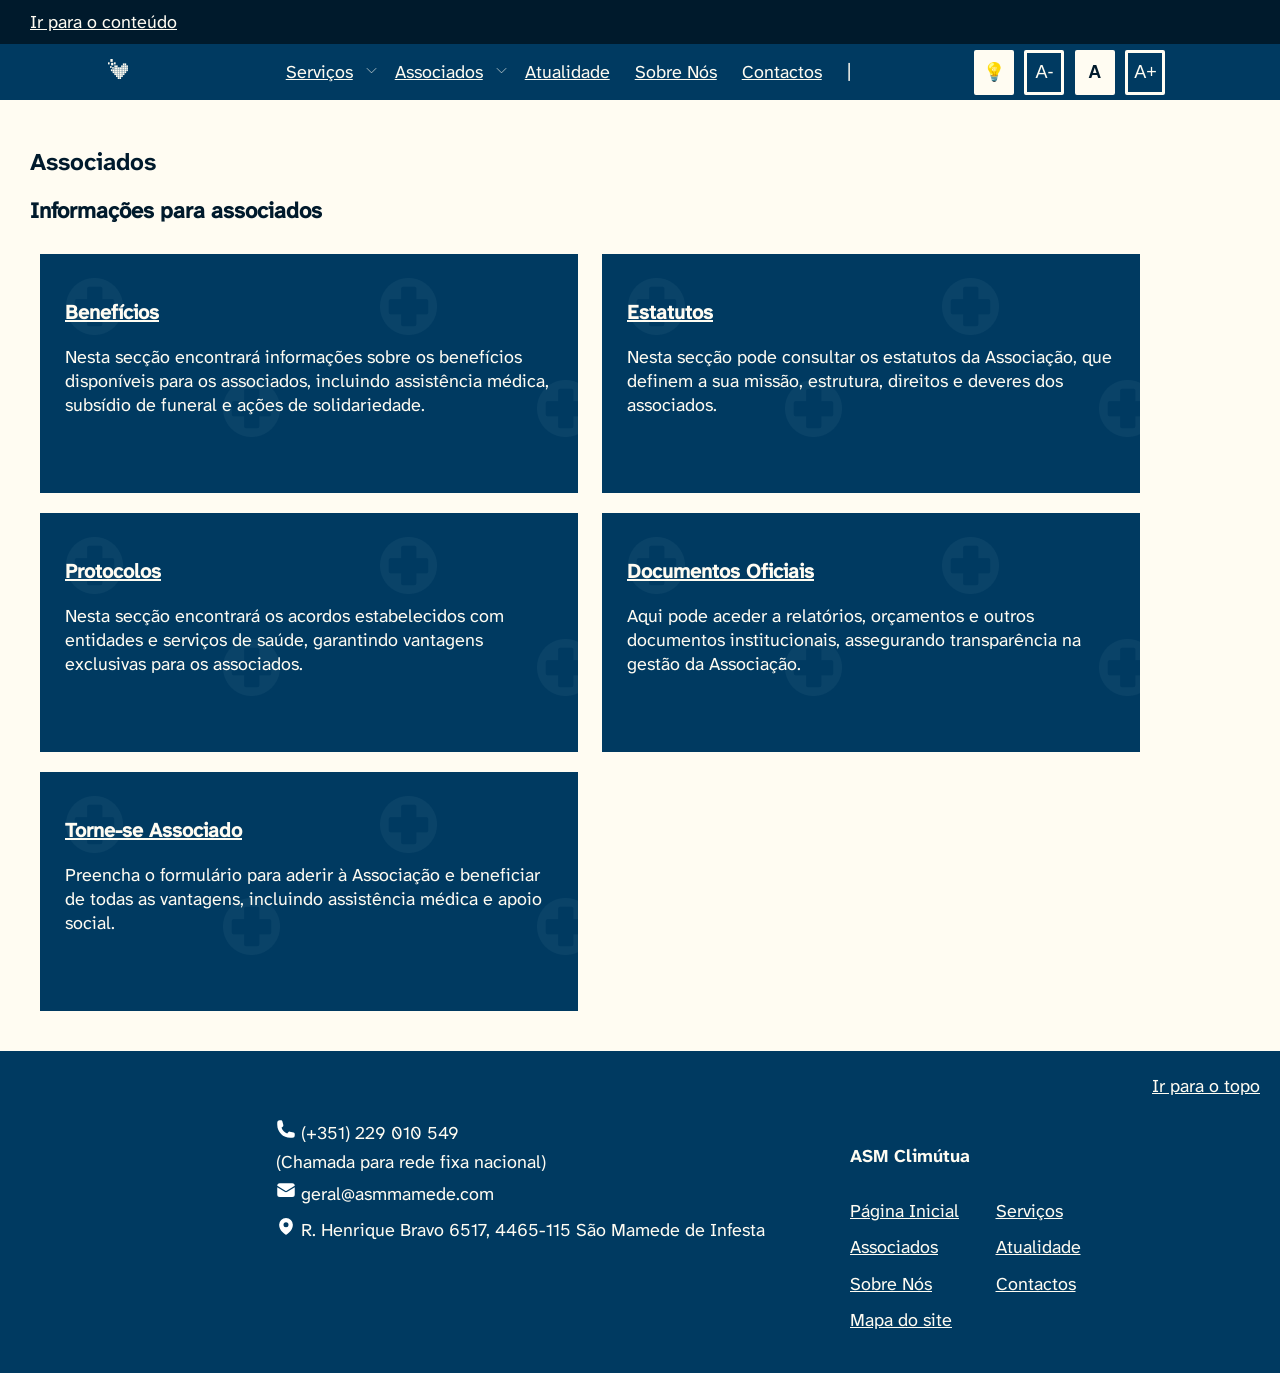
<file: associados.html>
<!DOCTYPE html>
<html lang="pt">
<head>
    <meta charset="UTF-8">
    <meta name="viewport" content="width=device-width, initial-scale=1.0">
    <title>ASM Climútua</title>
    <link rel="stylesheet" href="geral.css">
    <link rel="stylesheet" href="./styles/associados.css">
    <link rel="icon" type="image/x-icon" href="/images/icons/icon.ico">
</head>
<body>
    <header>
        <div id="linkConteudo">
            <a href="#main">Ir para o conteúdo</a>
        </div>
        <nav id="desktop">
            <a href="index.html" aria-label="Ir para a página inicial"><img src="./images/seccoes/Group 18.svg" alt="Logótipo da ASM Climútua" id="logo"></a>
            <ul class="listaNav">
                <!-- <li  class="listaDetalhe"><a href="index.html" class="listaTexto">Página Inicial</a></li> -->
                
                    <li  class="listaDetalhe"><a href="servicos.html" class="listaTexto">Serviços</a>
                        
                    </li>
                    <li style="list-style: none;">
                        <button class="btnMenuExp" style="line-height: 1;background-color:#003a6100;border-style: none;color: #FFFCF2; margin-left: -15px;" aria-expanded="false" aria-label="Abrir o menu expansível serviços" aria-controls="menuServicosDesktop" onclick="abrirMenuDesktop('menuServicosDesktop', this, 'serviços')">
                            <svg xmlns="http://www.w3.org/2000/svg" fill="none" viewBox="0 0 24 24" stroke="currentColor" width="15px" aria-hidden="true">
                                <path strokeLinecap="round" strokeLinejoin="round" d="m19.5 8.25-7.5 7.5-7.5-7.5" />
                            </svg>
                        </button>
                        <ul class="listaSubcategorias" aria-hidden="true" id="menuServicosDesktop">
                                <li><a href="#" onclick="irPagina('servicos',window.env.servicos[0].nome)">Apoio Jurídico Períciais Médico-Legais</a></li>
                                <li><a href="#" onclick="irPagina('servicos',window.env.servicos[1].nome)">Especialidades</a></li>
                                <li><a href="#" onclick="irPagina('servicos',window.env.servicos[2].nome)">Medicina Dentária</a></li>
                                <li><a href="#" onclick="irPagina('servicos',window.env.servicos[3].nome)">Domicílios</a></li>
                                <li><a href="#" onclick="irPagina('servicos',window.env.servicos[4].nome)">Exames</a></li>
                        </ul>
                    </li>                       
                
                    <li  class="listaDetalhe"><a href="associados.html" class="listaTexto">Associados</a>
            
                    </li>
                    <li style="list-style: none;">
                        <button class="btnMenuExp" style="line-height: 1;background-color:#003a6100;border-style: none;color: #FFFCF2; margin-left: -15px;" aria-expanded="false" aria-label="Abrir o menu expansível associados" aria-controls="menuAssociadosDesktop" onclick="abrirMenuDesktop('menuAssociadosDesktop', this, 'associados')">
                            <svg xmlns="http://www.w3.org/2000/svg" fill="none" viewBox="0 0 24 24" stroke="currentColor" width="15px" aria-hidden="true">
                                <path strokeLinecap="round" strokeLinejoin="round" d="m19.5 8.25-7.5 7.5-7.5-7.5" />
                            </svg>
                        </button>
                        <ul class="listaSubcategorias" aria-hidden="true" id="menuAssociadosDesktop">
                            <li><a href="#" onclick="irPagina('associados',window.env.associados[0].nome)">Benefícios</a></li>
                            <li><a href="#" onclick="irPagina('associados',window.env.associados[1].nome)">Estatutos</a></li>
                            <li><a href="#" onclick="irPagina('associados',window.env.associados[2].nome)">Protocolos</a></li>
                            <li><a href="#" onclick="irPagina('associados',window.env.associados[3].nome)">Documentos Oficiais</a></li>
                            <li><a href="tornarAssociado.html">Torne-se Associado</a></li>
                        </ul>
                    </li>

                <li  class="listaDetalhe"><a href="atualidade.html" class="listaTexto">Atualidade</a></li>
                <li  class="listaDetalhe"><a href="sobreNos.html" class="listaTexto">Sobre Nós</a></li>
                <li  class="listaDetalhe"><a href="contactos.html" class="listaTexto">Contactos</a></li>
                <li class="listaDetalhe" style="color: #FFFCF2;" aria-hidden="true">|</li>
            </ul>
            <div>
                <button aria-label="Alterar para modo escuro" class="botaoNav" onclick="trocarModo(this)">💡</button>
                <button aria-label="Alterar para tamanho de letra pequeno (A-)" class="botaoNav" onclick="mudarTamanho('pequeno', this)">A-</button>
                <button aria-label="Alterar para tamanho de letra médio (A)" class="botaoNav" onclick="mudarTamanho('normal', this)">A</button>
                <button aria-label="Alterar para tamanho de letra grande (A+)" class="botaoNav" onclick="mudarTamanho('grande', this)">A+</button>
            </div>
        </nav>
        <nav id="mobile">
            <img src="./images/seccoes/Group 18.svg" alt="">
            <button onclick="menu()" style="line-height: 1;background-color:#003a6100;border-style: none;color: #FFFCF2; float: right;padding:10px; cursor: pointer;" aria-label="Abrir menu">
                <svg xmlns="http://www.w3.org/2000/svg" fill="none" viewBox="0 0 24 24" stroke-width="1.5" stroke="currentColor" class="size-6" width="24px" aria-hidden="true">
                    <path stroke-linecap="round" stroke-linejoin="round" d="M3.75 6.75h16.5M3.75 12h16.5m-16.5 5.25h16.5" />
                </svg>
            </button>
        </nav> 
        <div id="menu">
            <button onclick="menu()" style="line-height: 1;background-color:#003a6100;border-style: none;color: #FFFCF2; float: right;padding:10px; cursor: pointer;margin-top: 20px; margin-right: 20px;" aria-label="Fechar menu">
                <svg xmlns="http://www.w3.org/2000/svg" fill="none" viewBox="0 0 24 24" stroke-width="3" stroke="currentColor" class="size-6" width="24px" aria-hidden="true">
                    <path stroke-linecap="round" stroke-linejoin="round" d="M6 18 18 6M6 6l12 12" />
                </svg>     
            </button>
            
            <ul class="listaNav">
                <li class="listaDetalhe"><a href="index.html" class="listaTexto">Página Inicial</a></li>
                <li class="listaDetalhe">
                    <span style="display: flex;">
                        <a href="servicos.html" class="listaTexto">Serviços</a>
                        <button class="btnMenuExp" style="line-height: 1;background-color:#003a6100;border-style: none;color: #FFFCF2; margin-left: 45px;" aria-expanded="false" aria-label="Abrir o menu expansível serviços" onclick="abrirMenuMobile('serviços', 'menuServicos',this)">
                            <svg xmlns="http://www.w3.org/2000/svg" fill="none" viewBox="0 0 24 24" strokeWidth={3} stroke="currentColor" className="size-6" width="15px" aria-hidden="true">
                                <path strokeLinecap="round" strokeLinejoin="round" d="m19.5 8.25-7.5 7.5-7.5-7.5" />
                            </svg>
                        </button> 
                    </span>
                    
                    <ul class="listaSubcategorias" aria-hidden="true" id="menuServicos">
                        <li><a href="#" onclick="irPagina('servicos',window.env.servicos[0].nome)">Apoio Jurídico Períciais Médico-Legais</a></li>
                        <li><a href="#" onclick="irPagina('servicos',window.env.servicos[1].nome)">Especialidades</a></li>
                        <li><a href="#" onclick="irPagina('servicos',window.env.servicos[2].nome)">Medicina Dentária</a></li>
                        <li><a href="#" onclick="irPagina('servicos',window.env.servicos[3].nome)">Domicílios</a></li>
                        <li><a href="#" onclick="irPagina('servicos',window.env.servicos[4].nome)">Exames</a></li>
                    </ul>
                </li>
                <!-- <li class="listaDetalhe2">
                    <button style="line-height: 1;background-color:#003a6100;border-style: none;color: #FFFCF2; margin-left: 45px;" aria-expanded="false" aria-label="Abrir o menu expansível serviços" onclick="abrirMenuMobile('serviços',this)">
                        <svg xmlns="http://www.w3.org/2000/svg" fill="none" viewBox="0 0 24 24" strokeWidth={3} stroke="currentColor" className="size-6" width="15px" aria-hidden="true">
                            <path strokeLinecap="round" strokeLinejoin="round" d="m19.5 8.25-7.5 7.5-7.5-7.5" />
                        </svg>
                    </button>
                </li> -->
                <li  class="listaDetalhe">
                    <span style="display: flex;">
                        <a href="associados.html" class="listaTexto">Associados</a>
                        <button class="btnMenuExp" style="line-height: 1;background-color:#003a6100;border-style: none;color: #FFFCF2;margin-left: 45px;" aria-expanded="false" aria-label="Abrir o menu expansível associados" onclick="abrirMenuMobile('associados', 'menuAssociados',this)">
                            <svg xmlns="http://www.w3.org/2000/svg" fill="none" viewBox="0 0 24 24" strokeWidth={3} stroke="currentColor" className="size-6" width="15px" aria-hidden="true">
                                <path strokeLinecap="round" strokeLinejoin="round" d="m19.5 8.25-7.5 7.5-7.5-7.5" />
                            </svg>
                        </button>
                    </span>
                    
                    <ul class="listaSubcategorias" aria-hidden="true" id="menuAssociados">
                        <li><a href="#" onclick="irPagina('associados',window.env.associados[0].nome)">Benefícios</a></li>
                        <li><a href="#" onclick="irPagina('associados',window.env.associados[1].nome)">Estatutos</a></li>
                        <li><a href="#" onclick="irPagina('associados',window.env.associados[2].nome)">Protocolos</a></li>
                        <li><a href="#" onclick="irPagina('associados',window.env.associados[3].nome)">Documentos Oficiais</a></li>
                        <li><a href="tornarAssociado.html">Torne-se Associado</a></li>
                    </ul>
                </li>
                <li  class="listaDetalhe"><a href="atualidade.html" class="listaTexto">Atualidade</a></li>
                <li  class="listaDetalhe"><a href="sobreNos.html" class="listaTexto">Sobre Nós</a></li>
                <li  class="listaDetalhe"><a href="contactos.html" class="listaTexto">Contactos</a></li>
            </ul>
            <div>
                <button aria-label="Alterar para modo escuro" class="botaoNav" onclick="trocarModo(this)">💡</button>
                <button aria-label="Alterar para tamanho de letra pequeno (A-)" class="botaoNav" onclick="mudarTamanho('pequeno', this)">A-</button>
                <button aria-label="Alterar para tamanho de letra médio (A)" class="botaoNav" onclick="mudarTamanho('normal', this)">A</button>
                <button aria-label="Alterar para tamanho de letra grande (A+)" class="botaoNav" onclick="mudarTamanho('grande', this)">A+</button>
            </div>
        </div>       
    </header>
    <main id="main">
        <div class="seccao">
            <h1>Associados</h1>
            <h2>Informações para associados</h2>
            <div class="associados">
                <a href="#" onclick="irPagina('associados',window.env.associados[0].nome)"><h3>Benefícios</h3></a>
                <p>Nesta secção encontrará informações sobre os benefícios disponíveis para os associados, incluindo assistência médica, subsídio de funeral e ações de solidariedade.</p>
            </div>
            <div class="associados">
                <a href="#" onclick="irPagina('associados',window.env.associados[1].nome)"><h3>Estatutos</h3></a>
                <p>Nesta secção pode consultar os estatutos da Associação, que definem a sua missão, estrutura, direitos e deveres dos associados.</p>
            </div>
            <div class="associados">
                <a href="#" onclick="irPagina('associados',window.env.associados[2].nome)"><h3>Protocolos</h3></a>
                <p>Nesta secção encontrará os acordos estabelecidos com entidades e serviços de saúde, garantindo vantagens exclusivas para os associados.</p>
            </div>
            <div class="associados">
                <a href="#" onclick="irPagina('associados',window.env.associados[3].nome)"><h3>Documentos Oficiais</h3></a>
                <p>Aqui pode aceder a relatórios, orçamentos e outros documentos institucionais, assegurando transparência na gestão da Associação.</p>
            </div>
            <div class="associados">
                <a href="tornarAssociado.html"><h3>Torne-se Associado</h3></a>
                <p>Preencha o formulário para aderir à Associação e beneficiar de todas as vantagens, incluindo assistência médica e apoio social.</p>
            </div>
        </div>

    </main>
    <footer>
        <a href="#main" id="topo">Ir para o topo</a>
        <div class="linksFooter"> 
            <div>
                <ul>
                    <li>
                        <svg xmlns="http://www.w3.org/2000/svg" viewBox="0 0 24 24" fill="currentColor" class="size-6" width="20px" style="color: white;" aria-hidden="true">
                            <path fill-rule="evenodd" d="M1.5 4.5a3 3 0 0 1 3-3h1.372c.86 0 1.61.586 1.819 1.42l1.105 4.423a1.875 1.875 0 0 1-.694 1.955l-1.293.97c-.135.101-.164.249-.126.352a11.285 11.285 0 0 0 6.697 6.697c.103.038.25.009.352-.126l.97-1.293a1.875 1.875 0 0 1 1.955-.694l4.423 1.105c.834.209 1.42.959 1.42 1.82V19.5a3 3 0 0 1-3 3h-2.25C8.552 22.5 1.5 15.448 1.5 6.75V4.5Z" clip-rule="evenodd" />
                        </svg>
                        <a href="Tel:229 010 549" style="text-decoration: none;">(+351) 229 010 549</a>
                        <br>
                        <span style="color: #FFFCF2;">(Chamada para rede fixa nacional)</span>
                    </li>
                    <li>
                        <svg xmlns="http://www.w3.org/2000/svg" viewBox="0 0 24 24" fill="currentColor" class="size-6" width="20px" style="color: white;" aria-hidden="true">
                            <path d="M1.5 8.67v8.58a3 3 0 0 0 3 3h15a3 3 0 0 0 3-3V8.67l-8.928 5.493a3 3 0 0 1-3.144 0L1.5 8.67Z" />
                            <path d="M22.5 6.908V6.75a3 3 0 0 0-3-3h-15a3 3 0 0 0-3 3v.158l9.714 5.978a1.5 1.5 0 0 0 1.572 0L22.5 6.908Z" />
                        </svg>                          
                        <a href="mailto: geral@asmmamede.com" style="text-decoration: none;">geral@asmmamede.com</a>
                    </li>
                    <li>
                        <svg xmlns="http://www.w3.org/2000/svg" viewBox="0 0 24 24" fill="currentColor" class="size-6" width="20px" style="color: white;" aria-hidden="true">
                            <path fill-rule="evenodd" d="m11.54 22.351.07.04.028.016a.76.76 0 0 0 .723 0l.028-.015.071-.041a16.975 16.975 0 0 0 1.144-.742 19.58 19.58 0 0 0 2.683-2.282c1.944-1.99 3.963-4.98 3.963-8.827a8.25 8.25 0 0 0-16.5 0c0 3.846 2.02 6.837 3.963 8.827a19.58 19.58 0 0 0 2.682 2.282 16.975 16.975 0 0 0 1.145.742ZM12 13.5a3 3 0 1 0 0-6 3 3 0 0 0 0 6Z" clip-rule="evenodd" />
                        </svg> 
                        <a href="http://maps.google.com/?q=R.Henrique Bravo 6517, 4465-115 São Mamede de Infesta" style="text-decoration: none;">R. Henrique Bravo 6517, 4465-115 São Mamede de Infesta</a>
                    </li>
                </ul>  
            </div>
            <div id="footerDesktop">
                <ul aria-label="Links de páginas da ASM Climútua">
                    <li aria-hidden="true" id="footerTitulo"><p>ASM Climútua</p></li>
                    <li><a href="index.html">Página Inicial</a></li>
                    <li><a href="servicos.html">Serviços</a></li>
                    <li><a href="associados.html">Associados</a></li>
                    <li><a href="atualidade.html">Atualidade</a></li>
                    <li><a href="sobreNos.html">Sobre Nós</a></li>
                    <li><a href="contactos.html">Contactos</a></li>
                    <li><a href="mapa.html">Mapa do site</a></li>
                </ul>
            
        </div>    
            <div id="footerMobile">
                <ul aria-label="Links de páginas da ASM Climútua">
                    <li aria-hidden="true"><p>ASM Climútua</p></li>
                    <li><a href="index.html">Página Inicial</a></li>
                    <li><a href="servicos.html">Serviços</a></li>
                    <li><a href="associados.html">Associados</a></li>
                    <li><a href="atualidade.html">Atualidade</a></li>
                    <li><a href="sobreNos.html">Sobre Nós</a></li>
                    <li><a href="contactos.html">Contactos</a></li>
                    <li><a href="mapa.html">Mapa do site</a></li>
                </ul>
            </div>
        </div>

        
    </footer>
    <script src="bd.js"></script>
    <script src="index.js"></script>

</body>
</html>
</file>
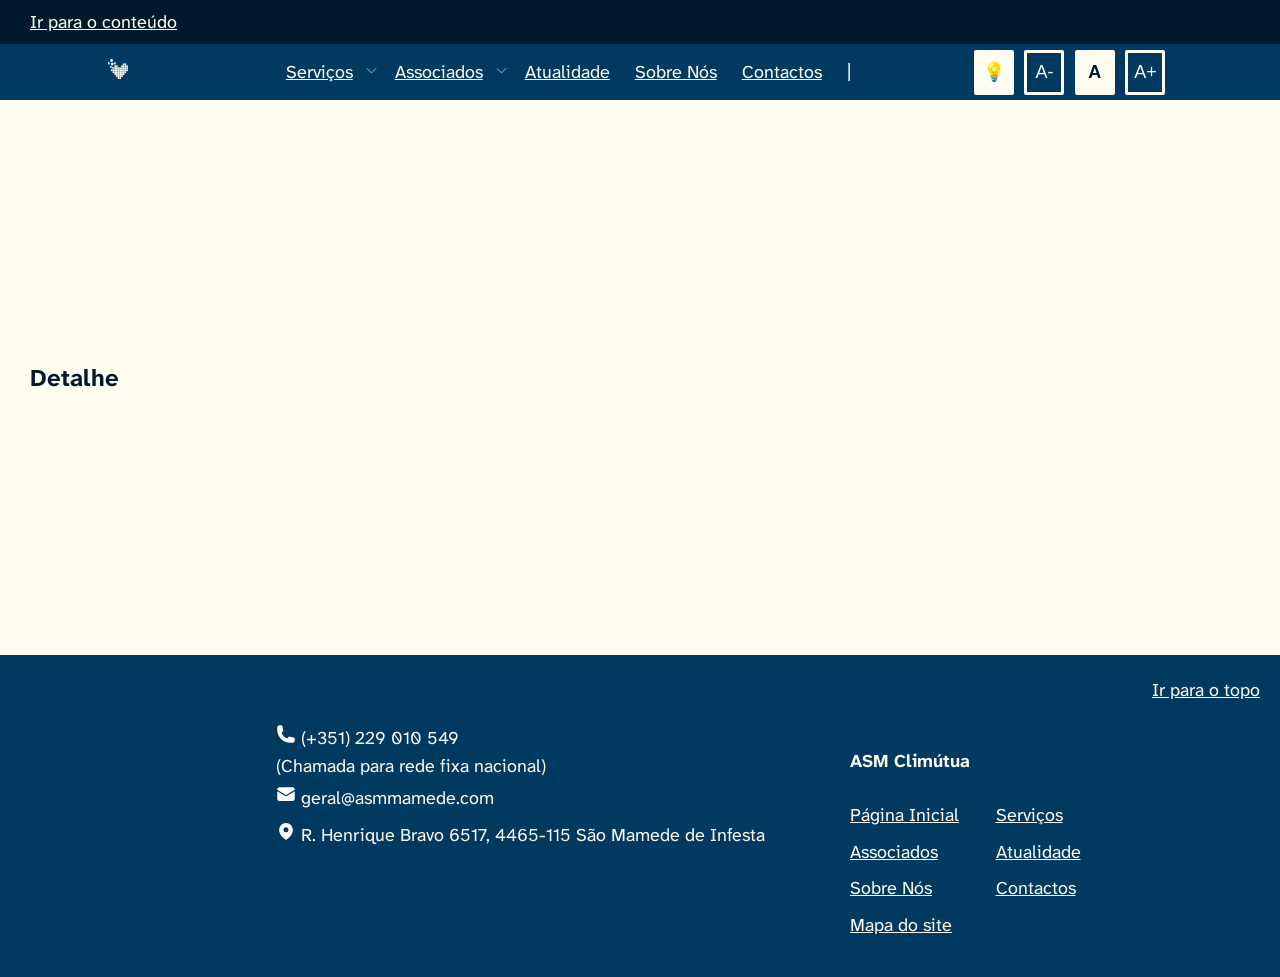
<file: detalheAssociados.html>
<!DOCTYPE html>
<html lang="pt">
<head>
    <meta charset="UTF-8">
    <meta name="viewport" content="width=device-width, initial-scale=1.0">
    <title>ASM Climútua</title>
    <link rel="stylesheet" href="geral.css">
    <link rel="stylesheet" href="./styles/detalheAssociado.css">
    <link rel="icon" type="image/x-icon" href="/images/icons/icon.ico">
</head>
<body>
    <header>
        <div id="linkConteudo">
            <a href="#main">Ir para o conteúdo</a>
        </div>
        <nav id="desktop">
            <a href="index.html" aria-label="Ir para a página inicial"><img src="./images/seccoes/Group 18.svg" alt="Logótipo da ASM Climútua" id="logo"></a>
            <ul class="listaNav">
                <!-- <li  class="listaDetalhe"><a href="index.html" class="listaTexto">Página Inicial</a></li> -->
                
                    <li  class="listaDetalhe"><a href="servicos.html" class="listaTexto">Serviços</a>
                        
                    </li>
                    <li style="list-style: none;">
                        <button class="btnMenuExp" style="line-height: 1;background-color:#003a6100;border-style: none;color: #FFFCF2; margin-left: -15px;" aria-expanded="false" aria-label="Abrir o menu expansível serviços" aria-controls="menuServicosDesktop" onclick="abrirMenuDesktop('menuServicosDesktop', this, 'serviços')">
                            <svg xmlns="http://www.w3.org/2000/svg" fill="none" viewBox="0 0 24 24" stroke="currentColor" width="15px" aria-hidden="true">
                                <path strokeLinecap="round" strokeLinejoin="round" d="m19.5 8.25-7.5 7.5-7.5-7.5" />
                            </svg>
                        </button>
                        <ul class="listaSubcategorias" aria-hidden="true" id="menuServicosDesktop">
                                <li><a href="#" onclick="irPagina('servicos',window.env.servicos[0].nome)">Apoio Jurídico Períciais Médico-Legais</a></li>
                                <li><a href="#" onclick="irPagina('servicos',window.env.servicos[1].nome)">Especialidades</a></li>
                                <li><a href="#" onclick="irPagina('servicos',window.env.servicos[2].nome)">Medicina Dentária</a></li>
                                <li><a href="#" onclick="irPagina('servicos',window.env.servicos[3].nome)">Domicílios</a></li>
                                <li><a href="#" onclick="irPagina('servicos',window.env.servicos[4].nome)">Exames</a></li>
                        </ul>
                    </li>                       
                
                    <li  class="listaDetalhe"><a href="associados.html" class="listaTexto">Associados</a>
            
                    </li>
                    <li style="list-style: none;">
                        <button class="btnMenuExp" style="line-height: 1;background-color:#003a6100;border-style: none;color: #FFFCF2; margin-left: -15px;" aria-expanded="false" aria-label="Abrir o menu expansível associados" aria-controls="menuAssociadosDesktop" onclick="abrirMenuDesktop('menuAssociadosDesktop', this, 'associados')">
                            <svg xmlns="http://www.w3.org/2000/svg" fill="none" viewBox="0 0 24 24" stroke="currentColor" width="15px" aria-hidden="true">
                                <path strokeLinecap="round" strokeLinejoin="round" d="m19.5 8.25-7.5 7.5-7.5-7.5" />
                            </svg>
                        </button>
                        <ul class="listaSubcategorias" aria-hidden="true" id="menuAssociadosDesktop">
                            <li><a href="#" onclick="irPagina('associados',window.env.associados[0].nome)">Benefícios</a></li>
                            <li><a href="#" onclick="irPagina('associados',window.env.associados[1].nome)">Estatutos</a></li>
                            <li><a href="#" onclick="irPagina('associados',window.env.associados[2].nome)">Protocolos</a></li>
                            <li><a href="#" onclick="irPagina('associados',window.env.associados[3].nome)">Documentos Oficiais</a></li>
                            <li><a href="tornarAssociado.html">Torne-se Associado</a></li>
                        </ul>
                    </li>

                <li  class="listaDetalhe"><a href="atualidade.html" class="listaTexto">Atualidade</a></li>
                <li  class="listaDetalhe"><a href="sobreNos.html" class="listaTexto">Sobre Nós</a></li>
                <li  class="listaDetalhe"><a href="contactos.html" class="listaTexto">Contactos</a></li>
                <li class="listaDetalhe" style="color: #FFFCF2;" aria-hidden="true">|</li>
            </ul>
            <div>
                <button aria-label="Alterar para modo escuro" class="botaoNav" onclick="trocarModo(this)">💡</button>
                <button aria-label="Alterar para tamanho de letra pequeno (A-)" class="botaoNav" onclick="mudarTamanho('pequeno', this)">A-</button>
                <button aria-label="Alterar para tamanho de letra médio (A)" class="botaoNav" onclick="mudarTamanho('normal', this)">A</button>
                <button aria-label="Alterar para tamanho de letra grande (A+)" class="botaoNav" onclick="mudarTamanho('grande', this)">A+</button>
            </div>
        </nav>
        <nav id="mobile">
            <img src="./images/seccoes/Group 18.svg" alt="">
            <button onclick="menu()" style="line-height: 1;background-color:#003a6100;border-style: none;color: #FFFCF2; float: right;padding:10px; cursor: pointer;" aria-label="Abrir menu">
                <svg xmlns="http://www.w3.org/2000/svg" fill="none" viewBox="0 0 24 24" stroke-width="1.5" stroke="currentColor" class="size-6" width="24px" aria-hidden="true">
                    <path stroke-linecap="round" stroke-linejoin="round" d="M3.75 6.75h16.5M3.75 12h16.5m-16.5 5.25h16.5" />
                </svg>
            </button>
        </nav> 
        <div id="menu">
            <button onclick="menu()" style="line-height: 1;background-color:#003a6100;border-style: none;color: #FFFCF2; float: right;padding:10px; cursor: pointer;margin-top: 20px; margin-right: 20px;" aria-label="Fechar menu">
                <svg xmlns="http://www.w3.org/2000/svg" fill="none" viewBox="0 0 24 24" stroke-width="3" stroke="currentColor" class="size-6" width="24px" aria-hidden="true">
                    <path stroke-linecap="round" stroke-linejoin="round" d="M6 18 18 6M6 6l12 12" />
                </svg>     
            </button>
            
            <ul class="listaNav">
                <li class="listaDetalhe"><a href="index.html" class="listaTexto">Página Inicial</a></li>
                <li class="listaDetalhe">
                    <span style="display: flex;">
                        <a href="servicos.html" class="listaTexto">Serviços</a>
                        <button class="btnMenuExp" style="line-height: 1;background-color:#003a6100;border-style: none;color: #FFFCF2; margin-left: 45px;" aria-expanded="false" aria-label="Abrir o menu expansível serviços" onclick="abrirMenuMobile('serviços', 'menuServicos',this)">
                            <svg xmlns="http://www.w3.org/2000/svg" fill="none" viewBox="0 0 24 24" strokeWidth={3} stroke="currentColor" className="size-6" width="15px" aria-hidden="true">
                                <path strokeLinecap="round" strokeLinejoin="round" d="m19.5 8.25-7.5 7.5-7.5-7.5" />
                            </svg>
                        </button> 
                    </span>
                    
                    <ul class="listaSubcategorias" aria-hidden="true" id="menuServicos">
                        <li><a href="#" onclick="irPagina('servicos',window.env.servicos[0].nome)">Apoio Jurídico Períciais Médico-Legais</a></li>
                        <li><a href="#" onclick="irPagina('servicos',window.env.servicos[1].nome)">Especialidades</a></li>
                        <li><a href="#" onclick="irPagina('servicos',window.env.servicos[2].nome)">Medicina Dentária</a></li>
                        <li><a href="#" onclick="irPagina('servicos',window.env.servicos[3].nome)">Domicílios</a></li>
                        <li><a href="#" onclick="irPagina('servicos',window.env.servicos[4].nome)">Exames</a></li>
                    </ul>
                </li>
                <!-- <li class="listaDetalhe2">
                    <button style="line-height: 1;background-color:#003a6100;border-style: none;color: #FFFCF2; margin-left: 45px;" aria-expanded="false" aria-label="Abrir o menu expansível serviços" onclick="abrirMenuMobile('serviços',this)">
                        <svg xmlns="http://www.w3.org/2000/svg" fill="none" viewBox="0 0 24 24" strokeWidth={3} stroke="currentColor" className="size-6" width="15px" aria-hidden="true">
                            <path strokeLinecap="round" strokeLinejoin="round" d="m19.5 8.25-7.5 7.5-7.5-7.5" />
                        </svg>
                    </button>
                </li> -->
                <li  class="listaDetalhe">
                    <span style="display: flex;">
                        <a href="associados.html" class="listaTexto">Associados</a>
                        <button class="btnMenuExp" style="line-height: 1;background-color:#003a6100;border-style: none;color: #FFFCF2;margin-left: 45px;" aria-expanded="false" aria-label="Abrir o menu expansível associados" onclick="abrirMenuMobile('associados', 'menuAssociados',this)">
                            <svg xmlns="http://www.w3.org/2000/svg" fill="none" viewBox="0 0 24 24" strokeWidth={3} stroke="currentColor" className="size-6" width="15px" aria-hidden="true">
                                <path strokeLinecap="round" strokeLinejoin="round" d="m19.5 8.25-7.5 7.5-7.5-7.5" />
                            </svg>
                        </button>
                    </span>
                    
                    <ul class="listaSubcategorias" aria-hidden="true" id="menuAssociados">
                        <li><a href="#" onclick="irPagina('associados',window.env.associados[0].nome)">Benefícios</a></li>
                        <li><a href="#" onclick="irPagina('associados',window.env.associados[1].nome)">Estatutos</a></li>
                        <li><a href="#" onclick="irPagina('associados',window.env.associados[2].nome)">Protocolos</a></li>
                        <li><a href="#" onclick="irPagina('associados',window.env.associados[3].nome)">Documentos Oficiais</a></li>
                        <li><a href="tornarAssociado.html">Torne-se Associado</a></li>
                    </ul>
                </li>
                <li  class="listaDetalhe"><a href="atualidade.html" class="listaTexto">Atualidade</a></li>
                <li  class="listaDetalhe"><a href="sobreNos.html" class="listaTexto">Sobre Nós</a></li>
                <li  class="listaDetalhe"><a href="contactos.html" class="listaTexto">Contactos</a></li>
            </ul>
            <div>
                <button aria-label="Alterar para modo escuro" class="botaoNav" onclick="trocarModo(this)">💡</button>
                <button aria-label="Alterar para tamanho de letra pequeno (A-)" class="botaoNav" onclick="mudarTamanho('pequeno', this)">A-</button>
                <button aria-label="Alterar para tamanho de letra médio (A)" class="botaoNav" onclick="mudarTamanho('normal', this)">A</button>
                <button aria-label="Alterar para tamanho de letra grande (A+)" class="botaoNav" onclick="mudarTamanho('grande', this)">A+</button>
            </div>
        </div>       
    </header>
    <main id="main">
        <div class="seccao">
            <h1 id="associadoNome">Detalhe</h1>
        </div>
        <!-- informações adicionadas através de dom -->
    </main>
    <footer>
        <a href="#main" id="topo">Ir para o topo</a>
        <div class="linksFooter"> 
            <div>
                <ul>
                    <li>
                        <svg xmlns="http://www.w3.org/2000/svg" viewBox="0 0 24 24" fill="currentColor" class="size-6" width="20px" style="color: white;" aria-hidden="true">
                            <path fill-rule="evenodd" d="M1.5 4.5a3 3 0 0 1 3-3h1.372c.86 0 1.61.586 1.819 1.42l1.105 4.423a1.875 1.875 0 0 1-.694 1.955l-1.293.97c-.135.101-.164.249-.126.352a11.285 11.285 0 0 0 6.697 6.697c.103.038.25.009.352-.126l.97-1.293a1.875 1.875 0 0 1 1.955-.694l4.423 1.105c.834.209 1.42.959 1.42 1.82V19.5a3 3 0 0 1-3 3h-2.25C8.552 22.5 1.5 15.448 1.5 6.75V4.5Z" clip-rule="evenodd" />
                        </svg>
                        <a href="Tel:229 010 549" style="text-decoration: none;">(+351) 229 010 549</a>
                        <br>
                        <span style="color: #FFFCF2;">(Chamada para rede fixa nacional)</span>
                    </li>
                    <li>
                        <svg xmlns="http://www.w3.org/2000/svg" viewBox="0 0 24 24" fill="currentColor" class="size-6" width="20px" style="color: white;" aria-hidden="true">
                            <path d="M1.5 8.67v8.58a3 3 0 0 0 3 3h15a3 3 0 0 0 3-3V8.67l-8.928 5.493a3 3 0 0 1-3.144 0L1.5 8.67Z" />
                            <path d="M22.5 6.908V6.75a3 3 0 0 0-3-3h-15a3 3 0 0 0-3 3v.158l9.714 5.978a1.5 1.5 0 0 0 1.572 0L22.5 6.908Z" />
                        </svg>                          
                        <a href="mailto: geral@asmmamede.com" style="text-decoration: none;">geral@asmmamede.com</a>
                    </li>
                    <li>
                        <svg xmlns="http://www.w3.org/2000/svg" viewBox="0 0 24 24" fill="currentColor" class="size-6" width="20px" style="color: white;" aria-hidden="true">
                            <path fill-rule="evenodd" d="m11.54 22.351.07.04.028.016a.76.76 0 0 0 .723 0l.028-.015.071-.041a16.975 16.975 0 0 0 1.144-.742 19.58 19.58 0 0 0 2.683-2.282c1.944-1.99 3.963-4.98 3.963-8.827a8.25 8.25 0 0 0-16.5 0c0 3.846 2.02 6.837 3.963 8.827a19.58 19.58 0 0 0 2.682 2.282 16.975 16.975 0 0 0 1.145.742ZM12 13.5a3 3 0 1 0 0-6 3 3 0 0 0 0 6Z" clip-rule="evenodd" />
                        </svg> 
                        <a href="http://maps.google.com/?q=R.Henrique Bravo 6517, 4465-115 São Mamede de Infesta" style="text-decoration: none;">R. Henrique Bravo 6517, 4465-115 São Mamede de Infesta</a>
                    </li>
                </ul>  
            </div>
            <div id="footerDesktop">
                <ul aria-label="Links de páginas da ASM Climútua">
                    <li aria-hidden="true" id="footerTitulo"><p>ASM Climútua</p></li>
                    <li><a href="index.html">Página Inicial</a></li>
                    <li><a href="servicos.html">Serviços</a></li>
                    <li><a href="associados.html">Associados</a></li>
                    <li><a href="atualidade.html">Atualidade</a></li>
                    <li><a href="sobreNos.html">Sobre Nós</a></li>
                    <li><a href="contactos.html">Contactos</a></li>
                    <li><a href="mapa.html">Mapa do site</a></li>
                </ul>
            
        </div>    
            <div id="footerMobile">
                <ul aria-label="Links de páginas da ASM Climútua">
                    <li aria-hidden="true"><p>ASM Climútua</p></li>
                    <li><a href="index.html">Página Inicial</a></li>
                    <li><a href="servicos.html">Serviços</a></li>
                    <li><a href="associados.html">Associados</a></li>
                    <li><a href="atualidade.html">Atualidade</a></li>
                    <li><a href="sobreNos.html">Sobre Nós</a></li>
                    <li><a href="contactos.html">Contactos</a></li>
                    <li><a href="mapa.html">Mapa do site</a></li>
                </ul>
            </div>
        </div>

        
    </footer>
    <script src="bd.js"></script>
    <script src="index.js"></script>
    <script>
        let detalheAssociados = localStorage.getItem("detalheAssociados")
        let associados = window.env.associados
        
        for(let i = 0; i < associados.length;i++){
            if(associados[i].nome == detalheAssociados){
                if(detalheAssociados == "Protocolos"){
                    document.querySelector("#associadoNome").innerHTML = `${detalheAssociados}`
                    for(let j=0; j<associados[i].condicoes.length;j++){

                        if(associados[i].condicoes[j].doc == ""){
                            document.querySelector(".seccao").innerHTML += `<button aria-expanded="false" aria-controls="resposta${j}" id="pergunta${j}" class="btnExpandir" onclick="abrirResposta('resposta${j}','pergunta${j}')"><h2>${associados[i].condicoes[j].titulo} <svg xmlns="http://www.w3.org/2000/svg" fill="none" viewBox="0 0 24 24" strokeWidth={3} stroke="currentColor" className="size-6" width="15px" height="auto">
                                                                                    <path strokeLinecap="round" strokeLinejoin="round" d="m19.5 8.25-7.5 7.5-7.5-7.5" /></svg></h2> 
                                                                            </button>
                                                                            <hr>
                                                                            <div id="resposta${j}" class="resposta">
                                                                                <ul id="ul${j}"></ul>
                                                                            </div>
                                                                            `   
                        }else{
                            document.querySelector(".seccao").innerHTML += `<button aria-expanded="false" aria-controls="resposta${j}" id="pergunta${j}" class="btnExpandir" onclick="abrirResposta('resposta${j}','pergunta${j}')"><h2>${associados[i].condicoes[j].titulo} <svg xmlns="http://www.w3.org/2000/svg" fill="none" viewBox="0 0 24 24" strokeWidth={3} stroke="currentColor" className="size-6" width="15px" height="auto">
                                                                                    <path strokeLinecap="round" strokeLinejoin="round" d="m19.5 8.25-7.5 7.5-7.5-7.5" /></svg></h2> 
                                                                            </button>
                                                                            <hr>
                                                                            <div id="resposta${j}" class="resposta">
                                                                                <ul></ul>
                                                                                <p>Para mais detalhes consulte o documento <a target="_blank" href="${associados[i].condicoes[j].doc} aria-label="Abrir documento detalhado sobre ${associados[i].condicoes[j].titulo}"">aqui</a></p>
                                                                            </div>`  
                            
                        }
                        
                        for(let k=0; k<associados[i].condicoes[j].texto.length;k++){      
                            let ul = document.querySelector(`#ul${j}`)                            
                            ul.innerHTML += `<li>${associados[i].condicoes[j].texto[k]}</li>`
                        }
                    }

                    
    
                }else{
                    document.querySelector("#associadoNome").innerHTML = `${detalheAssociados}`
                    for(let j=0; j<associados[i].condicoes.length;j++){
                        if(associados[i].condicoes[j].doc == ""){
                            document.querySelector(".seccao").innerHTML += `<button aria-expanded="false" aria-controls="resposta${j}" id="pergunta${j}" class="btnExpandir" onclick="abrirResposta('resposta${j}','pergunta${j}')"><h2>${associados[i].condicoes[j].titulo} <svg xmlns="http://www.w3.org/2000/svg" fill="none" viewBox="0 0 24 24" strokeWidth={3} stroke="currentColor" className="size-6" width="15px" height="auto">
                                                                                    <path strokeLinecap="round" strokeLinejoin="round" d="m19.5 8.25-7.5 7.5-7.5-7.5" /></svg></h2> 
                                                                            </button>
                                                                            <hr>
                                                                            <div id="resposta${j}" class="resposta">
                                                                                <p>${associados[i].condicoes[j].texto}</p>
                                                                            </div>
                                                                            `   
                        }else{
                            document.querySelector(".seccao").innerHTML += `<button aria-expanded="false" aria-controls="resposta${j}" id="pergunta${j}" class="btnExpandir" onclick="abrirResposta('resposta${j}','pergunta${j}')"><h2>${associados[i].condicoes[j].titulo} <svg xmlns="http://www.w3.org/2000/svg" fill="none" viewBox="0 0 24 24" strokeWidth={3} stroke="currentColor" className="size-6" width="15px" height="auto">
                                                                                    <path strokeLinecap="round" strokeLinejoin="round" d="m19.5 8.25-7.5 7.5-7.5-7.5" /></svg></h2> 
                                                                            </button>
                                                                            <hr>
                                                                            <div id="resposta${j}" class="resposta">
                                                                                <p>${associados[i].condicoes[j].texto}</p>
                                                                                <p>Para mais detalhes consulte o documento <a target="_blank" href="${associados[i].condicoes[j].doc} aria-label="Abrir documento detalhado sobre ${associados[i].condicoes[j].titulo}"">aqui</a></p>
                                                                            </div>`  
                            
                        }
                    }
                }
                
                if(associados[i].doc != ""){
                    document.querySelector(".seccao").innerHTML += `<p>Para mais detalhes consulte o documento <a target="_blank" href="${associados[i].doc}" aria-label="Abrir documento detalhado sobre ${detalheAssociados}">aqui</a></p>`
                }
            }
        }

        function abrirResposta(params1, params2){
            let idResposta = params1
            let idPergunta = params2
            let resposta = document.querySelector(`#${idResposta}`)
            let pergunta = document.querySelector(`#${idPergunta}`)

            let aberto = resposta.classList.toggle("aberto")

            pergunta.setAttribute("aria-expanded", aberto? true:false)
            
            let svg = pergunta.querySelector("svg")
            let path = svg.querySelector("path")            

            path.setAttribute("d", aberto? "M4.5 15.75l7.5-7.5 7.5 7.5":"M19.5 8.25l-7.5 7.5-7.5-7.5")
            
        }

    </script>
</body>
</html>
</file>
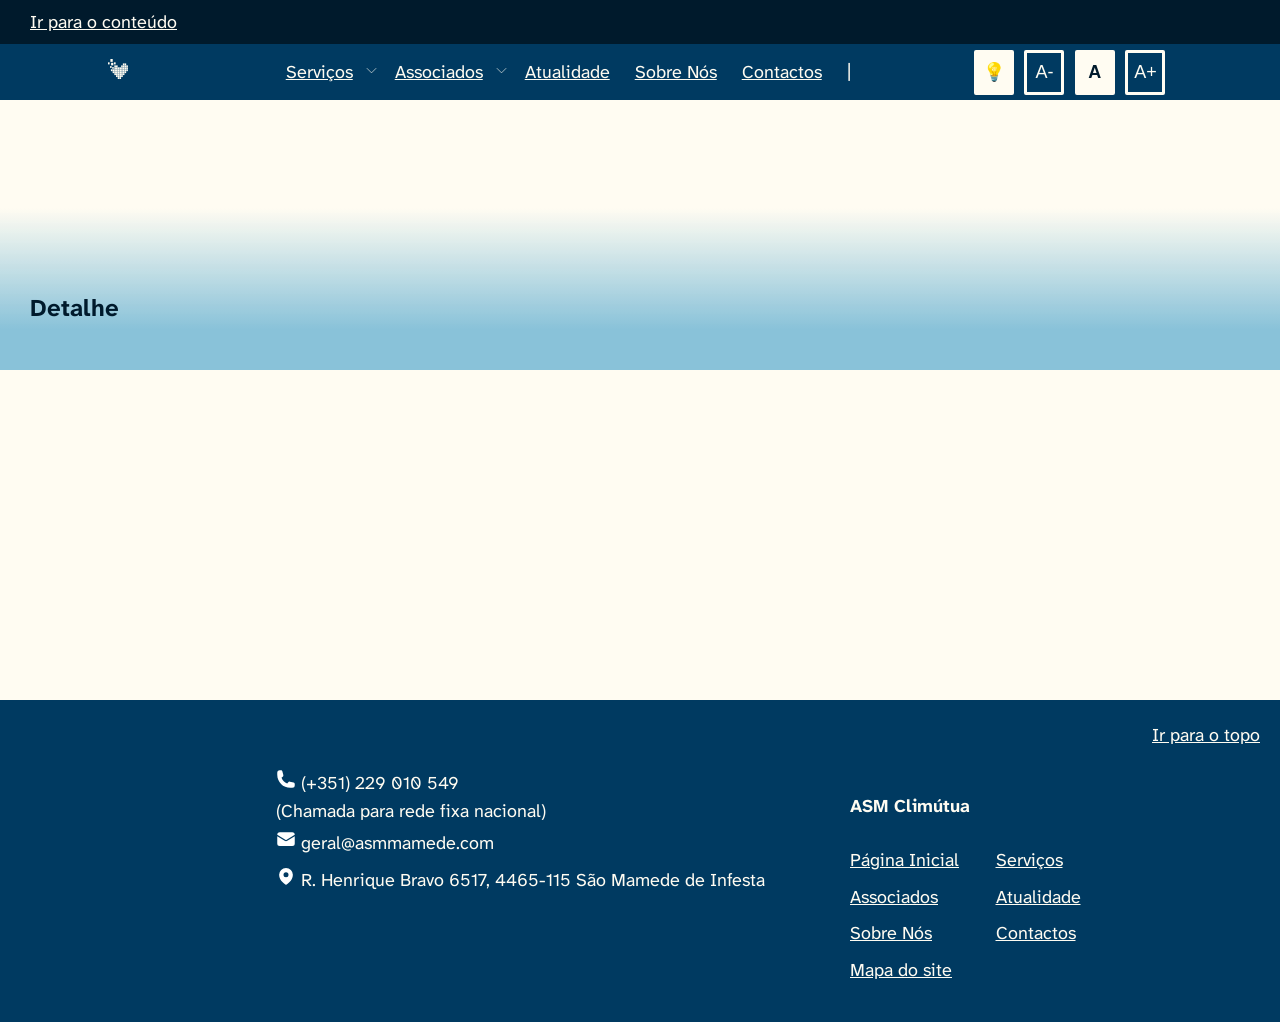
<file: detalheAtualidade.html>
<!DOCTYPE html>
<html lang="en">
<head>
    <meta charset="UTF-8">
    <meta name="viewport" content="width=device-width, initial-scale=1.0">
    <title>ASM Climútua</title>
    <link rel="stylesheet" href="geral.css">
    <link rel="stylesheet" href="./styles/detalheAtualidade.css">
    <link rel="icon" type="image/x-icon" href="/images/icons/icon.ico">
</head>
<body>
    <header>
        <div id="linkConteudo">
            <a href="#main">Ir para o conteúdo</a>
        </div>
        <nav id="desktop">
            <a href="index.html" aria-label="Ir para a página inicial"><img src="./images/seccoes/Group 18.svg" alt="Logótipo da ASM Climútua" id="logo"></a>
            <ul class="listaNav">
                <!-- <li  class="listaDetalhe"><a href="index.html" class="listaTexto">Página Inicial</a></li> -->
                
                    <li  class="listaDetalhe"><a href="servicos.html" class="listaTexto">Serviços</a>
                        
                    </li>
                    <li style="list-style: none;">
                        <button class="btnMenuExp" style="line-height: 1;background-color:#003a6100;border-style: none;color: #FFFCF2; margin-left: -15px;" aria-expanded="false" aria-label="Abrir o menu expansível serviços" aria-controls="menuServicosDesktop" onclick="abrirMenuDesktop('menuServicosDesktop', this, 'serviços')">
                            <svg xmlns="http://www.w3.org/2000/svg" fill="none" viewBox="0 0 24 24" stroke="currentColor" width="15px" aria-hidden="true">
                                <path strokeLinecap="round" strokeLinejoin="round" d="m19.5 8.25-7.5 7.5-7.5-7.5" />
                            </svg>
                        </button>
                        <ul class="listaSubcategorias" aria-hidden="true" id="menuServicosDesktop">
                                <li><a href="#" onclick="irPagina('servicos',window.env.servicos[0].nome)">Apoio Jurídico Períciais Médico-Legais</a></li>
                                <li><a href="#" onclick="irPagina('servicos',window.env.servicos[1].nome)">Especialidades</a></li>
                                <li><a href="#" onclick="irPagina('servicos',window.env.servicos[2].nome)">Medicina Dentária</a></li>
                                <li><a href="#" onclick="irPagina('servicos',window.env.servicos[3].nome)">Domicílios</a></li>
                                <li><a href="#" onclick="irPagina('servicos',window.env.servicos[4].nome)">Exames</a></li>
                        </ul>
                    </li>                       
                
                    <li  class="listaDetalhe"><a href="associados.html" class="listaTexto">Associados</a>
            
                    </li>
                    <li style="list-style: none;">
                        <button class="btnMenuExp" style="line-height: 1;background-color:#003a6100;border-style: none;color: #FFFCF2; margin-left: -15px;" aria-expanded="false" aria-label="Abrir o menu expansível associados" aria-controls="menuAssociadosDesktop" onclick="abrirMenuDesktop('menuAssociadosDesktop', this, 'associados')">
                            <svg xmlns="http://www.w3.org/2000/svg" fill="none" viewBox="0 0 24 24" stroke="currentColor" width="15px" aria-hidden="true">
                                <path strokeLinecap="round" strokeLinejoin="round" d="m19.5 8.25-7.5 7.5-7.5-7.5" />
                            </svg>
                        </button>
                        <ul class="listaSubcategorias" aria-hidden="true" id="menuAssociadosDesktop">
                            <li><a href="#" onclick="irPagina('associados',window.env.associados[0].nome)">Benefícios</a></li>
                            <li><a href="#" onclick="irPagina('associados',window.env.associados[1].nome)">Estatutos</a></li>
                            <li><a href="#" onclick="irPagina('associados',window.env.associados[2].nome)">Protocolos</a></li>
                            <li><a href="#" onclick="irPagina('associados',window.env.associados[3].nome)">Documentos Oficiais</a></li>
                            <li><a href="tornarAssociado.html">Torne-se Associado</a></li>
                        </ul>
                    </li>

                <li  class="listaDetalhe"><a href="atualidade.html" class="listaTexto">Atualidade</a></li>
                <li  class="listaDetalhe"><a href="sobreNos.html" class="listaTexto">Sobre Nós</a></li>
                <li  class="listaDetalhe"><a href="contactos.html" class="listaTexto">Contactos</a></li>
                <li class="listaDetalhe" style="color: #FFFCF2;" aria-hidden="true">|</li>
            </ul>
            <div>
                <button aria-label="Alterar para modo escuro" class="botaoNav" onclick="trocarModo(this)">💡</button>
                <button aria-label="Alterar para tamanho de letra pequeno (A-)" class="botaoNav" onclick="mudarTamanho('pequeno', this)">A-</button>
                <button aria-label="Alterar para tamanho de letra médio (A)" class="botaoNav" onclick="mudarTamanho('normal', this)">A</button>
                <button aria-label="Alterar para tamanho de letra grande (A+)" class="botaoNav" onclick="mudarTamanho('grande', this)">A+</button>
            </div>
        </nav>
        <nav id="mobile">
            <img src="./images/seccoes/Group 18.svg" alt="">
            <button onclick="menu()" style="line-height: 1;background-color:#003a6100;border-style: none;color: #FFFCF2; float: right;padding:10px; cursor: pointer;" aria-label="Abrir menu">
                <svg xmlns="http://www.w3.org/2000/svg" fill="none" viewBox="0 0 24 24" stroke-width="1.5" stroke="currentColor" class="size-6" width="24px" aria-hidden="true">
                    <path stroke-linecap="round" stroke-linejoin="round" d="M3.75 6.75h16.5M3.75 12h16.5m-16.5 5.25h16.5" />
                </svg>
            </button>
        </nav> 
        <div id="menu">
            <button onclick="menu()" style="line-height: 1;background-color:#003a6100;border-style: none;color: #FFFCF2; float: right;padding:10px; cursor: pointer;margin-top: 20px; margin-right: 20px;" aria-label="Fechar menu">
                <svg xmlns="http://www.w3.org/2000/svg" fill="none" viewBox="0 0 24 24" stroke-width="3" stroke="currentColor" class="size-6" width="24px" aria-hidden="true">
                    <path stroke-linecap="round" stroke-linejoin="round" d="M6 18 18 6M6 6l12 12" />
                </svg>     
            </button>
            
            <ul class="listaNav">
                <li class="listaDetalhe"><a href="index.html" class="listaTexto">Página Inicial</a></li>
                <li class="listaDetalhe">
                    <span style="display: flex;">
                        <a href="servicos.html" class="listaTexto">Serviços</a>
                        <button class="btnMenuExp" style="line-height: 1;background-color:#003a6100;border-style: none;color: #FFFCF2; margin-left: 45px;" aria-expanded="false" aria-label="Abrir o menu expansível serviços" onclick="abrirMenuMobile('serviços', 'menuServicos',this)">
                            <svg xmlns="http://www.w3.org/2000/svg" fill="none" viewBox="0 0 24 24" strokeWidth={3} stroke="currentColor" className="size-6" width="15px" aria-hidden="true">
                                <path strokeLinecap="round" strokeLinejoin="round" d="m19.5 8.25-7.5 7.5-7.5-7.5" />
                            </svg>
                        </button> 
                    </span>
                    
                    <ul class="listaSubcategorias" aria-hidden="true" id="menuServicos">
                        <li><a href="#" onclick="irPagina('servicos',window.env.servicos[0].nome)">Apoio Jurídico Períciais Médico-Legais</a></li>
                        <li><a href="#" onclick="irPagina('servicos',window.env.servicos[1].nome)">Especialidades</a></li>
                        <li><a href="#" onclick="irPagina('servicos',window.env.servicos[2].nome)">Medicina Dentária</a></li>
                        <li><a href="#" onclick="irPagina('servicos',window.env.servicos[3].nome)">Domicílios</a></li>
                        <li><a href="#" onclick="irPagina('servicos',window.env.servicos[4].nome)">Exames</a></li>
                    </ul>
                </li>
                <!-- <li class="listaDetalhe2">
                    <button style="line-height: 1;background-color:#003a6100;border-style: none;color: #FFFCF2; margin-left: 45px;" aria-expanded="false" aria-label="Abrir o menu expansível serviços" onclick="abrirMenuMobile('serviços',this)">
                        <svg xmlns="http://www.w3.org/2000/svg" fill="none" viewBox="0 0 24 24" strokeWidth={3} stroke="currentColor" className="size-6" width="15px" aria-hidden="true">
                            <path strokeLinecap="round" strokeLinejoin="round" d="m19.5 8.25-7.5 7.5-7.5-7.5" />
                        </svg>
                    </button>
                </li> -->
                <li  class="listaDetalhe">
                    <span style="display: flex;">
                        <a href="associados.html" class="listaTexto">Associados</a>
                        <button class="btnMenuExp" style="line-height: 1;background-color:#003a6100;border-style: none;color: #FFFCF2;margin-left: 45px;" aria-expanded="false" aria-label="Abrir o menu expansível associados" onclick="abrirMenuMobile('associados', 'menuAssociados',this)">
                            <svg xmlns="http://www.w3.org/2000/svg" fill="none" viewBox="0 0 24 24" strokeWidth={3} stroke="currentColor" className="size-6" width="15px" aria-hidden="true">
                                <path strokeLinecap="round" strokeLinejoin="round" d="m19.5 8.25-7.5 7.5-7.5-7.5" />
                            </svg>
                        </button>
                    </span>
                    
                    <ul class="listaSubcategorias" aria-hidden="true" id="menuAssociados">
                        <li><a href="#" onclick="irPagina('associados',window.env.associados[0].nome)">Benefícios</a></li>
                        <li><a href="#" onclick="irPagina('associados',window.env.associados[1].nome)">Estatutos</a></li>
                        <li><a href="#" onclick="irPagina('associados',window.env.associados[2].nome)">Protocolos</a></li>
                        <li><a href="#" onclick="irPagina('associados',window.env.associados[3].nome)">Documentos Oficiais</a></li>
                        <li><a href="tornarAssociado.html">Torne-se Associado</a></li>
                    </ul>
                </li>
                <li  class="listaDetalhe"><a href="atualidade.html" class="listaTexto">Atualidade</a></li>
                <li  class="listaDetalhe"><a href="sobreNos.html" class="listaTexto">Sobre Nós</a></li>
                <li  class="listaDetalhe"><a href="contactos.html" class="listaTexto">Contactos</a></li>
            </ul>
            <div>
                <button aria-label="Alterar para modo escuro" class="botaoNav" onclick="trocarModo(this)">💡</button>
                <button aria-label="Alterar para tamanho de letra pequeno (A-)" class="botaoNav" onclick="mudarTamanho('pequeno', this)">A-</button>
                <button aria-label="Alterar para tamanho de letra médio (A)" class="botaoNav" onclick="mudarTamanho('normal', this)">A</button>
                <button aria-label="Alterar para tamanho de letra grande (A+)" class="botaoNav" onclick="mudarTamanho('grande', this)">A+</button>
            </div>
        </div>       
    </header>
    <main id="main">
        <div id="primeiraSeccao">
            <h1 id="atualidadeNome">Detalhe</h1>
        </div>
        <div class="seccao">
            
        </div>
        <!-- informações adicionadas através de dom -->
    </main>
    <footer>
        <a href="#main" id="topo">Ir para o topo</a>
        <div class="linksFooter"> 
            <div>
                <ul>
                    <li>
                        <svg xmlns="http://www.w3.org/2000/svg" viewBox="0 0 24 24" fill="currentColor" class="size-6" width="20px" style="color: white;" aria-hidden="true">
                            <path fill-rule="evenodd" d="M1.5 4.5a3 3 0 0 1 3-3h1.372c.86 0 1.61.586 1.819 1.42l1.105 4.423a1.875 1.875 0 0 1-.694 1.955l-1.293.97c-.135.101-.164.249-.126.352a11.285 11.285 0 0 0 6.697 6.697c.103.038.25.009.352-.126l.97-1.293a1.875 1.875 0 0 1 1.955-.694l4.423 1.105c.834.209 1.42.959 1.42 1.82V19.5a3 3 0 0 1-3 3h-2.25C8.552 22.5 1.5 15.448 1.5 6.75V4.5Z" clip-rule="evenodd" />
                        </svg>
                        <a href="Tel:229 010 549" style="text-decoration: none;">(+351) 229 010 549</a>
                        <br>
                        <span style="color: #FFFCF2;">(Chamada para rede fixa nacional)</span>
                    </li>
                    <li>
                        <svg xmlns="http://www.w3.org/2000/svg" viewBox="0 0 24 24" fill="currentColor" class="size-6" width="20px" style="color: white;" aria-hidden="true">
                            <path d="M1.5 8.67v8.58a3 3 0 0 0 3 3h15a3 3 0 0 0 3-3V8.67l-8.928 5.493a3 3 0 0 1-3.144 0L1.5 8.67Z" />
                            <path d="M22.5 6.908V6.75a3 3 0 0 0-3-3h-15a3 3 0 0 0-3 3v.158l9.714 5.978a1.5 1.5 0 0 0 1.572 0L22.5 6.908Z" />
                        </svg>                          
                        <a href="mailto: geral@asmmamede.com" style="text-decoration: none;">geral@asmmamede.com</a>
                    </li>
                    <li>
                        <svg xmlns="http://www.w3.org/2000/svg" viewBox="0 0 24 24" fill="currentColor" class="size-6" width="20px" style="color: white;" aria-hidden="true">
                            <path fill-rule="evenodd" d="m11.54 22.351.07.04.028.016a.76.76 0 0 0 .723 0l.028-.015.071-.041a16.975 16.975 0 0 0 1.144-.742 19.58 19.58 0 0 0 2.683-2.282c1.944-1.99 3.963-4.98 3.963-8.827a8.25 8.25 0 0 0-16.5 0c0 3.846 2.02 6.837 3.963 8.827a19.58 19.58 0 0 0 2.682 2.282 16.975 16.975 0 0 0 1.145.742ZM12 13.5a3 3 0 1 0 0-6 3 3 0 0 0 0 6Z" clip-rule="evenodd" />
                        </svg> 
                        <a href="http://maps.google.com/?q=R.Henrique Bravo 6517, 4465-115 São Mamede de Infesta" style="text-decoration: none;">R. Henrique Bravo 6517, 4465-115 São Mamede de Infesta</a>
                    </li>
                </ul>  
            </div>
            <div id="footerDesktop">
                <ul aria-label="Links de páginas da ASM Climútua">
                    <li aria-hidden="true" id="footerTitulo"><p>ASM Climútua</p></li>
                    <li><a href="index.html">Página Inicial</a></li>
                    <li><a href="servicos.html">Serviços</a></li>
                    <li><a href="associados.html">Associados</a></li>
                    <li><a href="atualidade.html">Atualidade</a></li>
                    <li><a href="sobreNos.html">Sobre Nós</a></li>
                    <li><a href="contactos.html">Contactos</a></li>
                    <li><a href="mapa.html">Mapa do site</a></li>
                </ul>
            
        </div>    
            <div id="footerMobile">
                <ul aria-label="Links de páginas da ASM Climútua">
                    <li aria-hidden="true"><p>ASM Climútua</p></li>
                    <li><a href="index.html">Página Inicial</a></li>
                    <li><a href="servicos.html">Serviços</a></li>
                    <li><a href="associados.html">Associados</a></li>
                    <li><a href="atualidade.html">Atualidade</a></li>
                    <li><a href="sobreNos.html">Sobre Nós</a></li>
                    <li><a href="contactos.html">Contactos</a></li>
                    <li><a href="mapa.html">Mapa do site</a></li>
                </ul>
            </div>
        </div>

        
    </footer>
    <script src="bd.js"></script>
    <script src="index.js"></script>
    <script>
        let detalheAtualidade = localStorage.getItem("detalheAtualidade")
        let atualidade = window.env.atualidade

        for(let i=0; i<atualidade.length;i++){  
            if(atualidade[i].titulo==detalheAtualidade){
                document.querySelector("#atualidadeNome").innerHTML = `${atualidade[i].titulo}` 
                document.querySelector(".seccao").innerHTML += `<p>${atualidade[i].texto}</p>`
                
                document.querySelector("#primeiraSeccao").style = `background-image: linear-gradient(rgba(0,0,0,0) 40%, rgba(137,194,217,1) 85%),
                                                                                     url("${atualidade[i].img}");`
            }
        }
    </script>
</body>
</html>
</file>
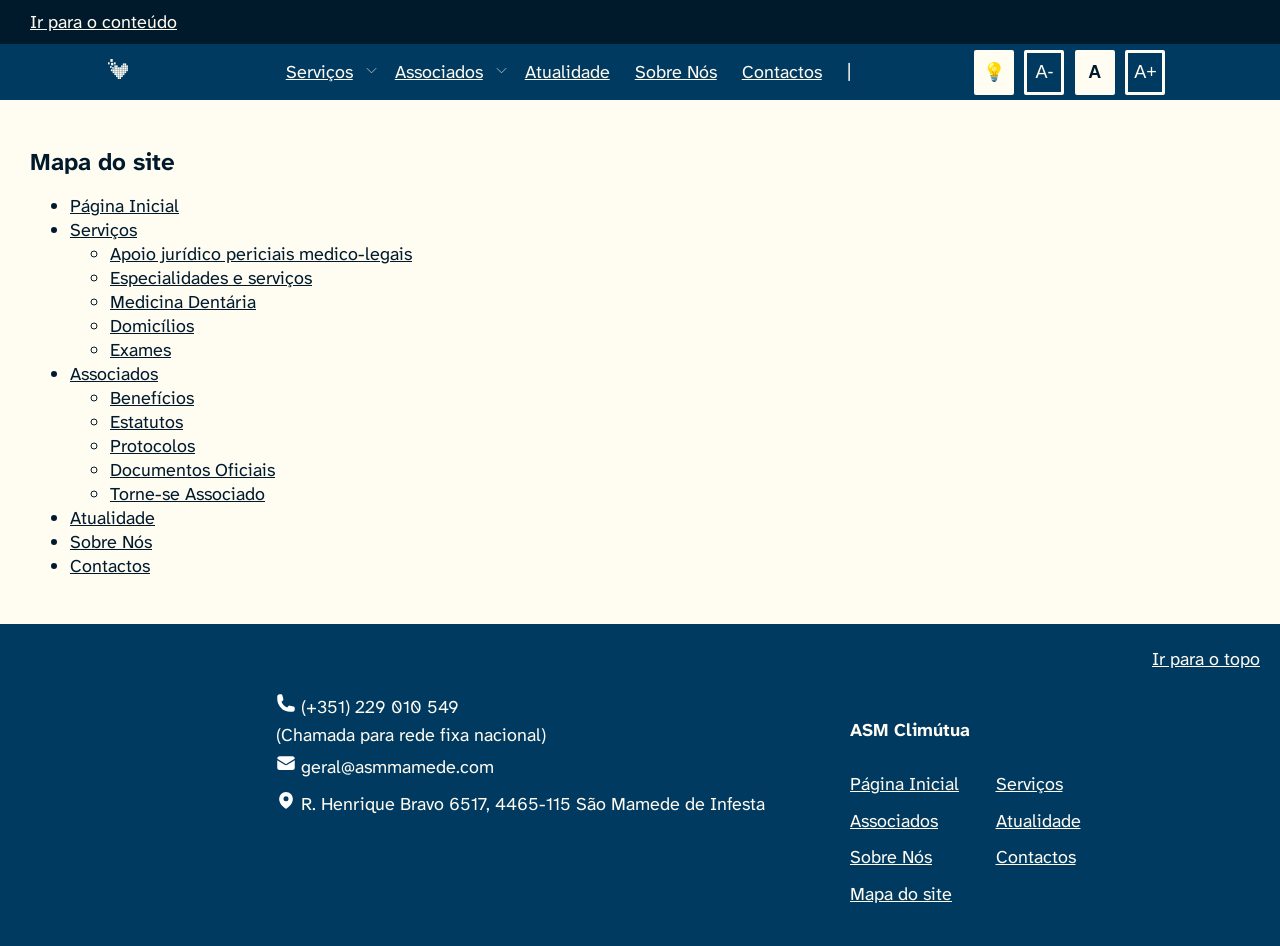
<file: mapa.html>
<!DOCTYPE html>
<html lang="pt">
<head>
    <meta charset="UTF-8">
    <meta name="viewport" content="width=device-width, initial-scale=1.0">
    <title>ASM Climútua</title>
    <link rel="stylesheet" href="geral.css">
    <link rel="stylesheet" href="./styles/mapa.css">
    <link rel="icon" type="image/x-icon" href="/images/icons/icon.ico">
</head>
<body>
    <header>
        <div id="linkConteudo">
            <a href="#main">Ir para o conteúdo</a>
        </div>
        <nav id="desktop">
            <a href="index.html" aria-label="Ir para a página inicial"><img src="./images/seccoes/Group 18.svg" alt="Logótipo da ASM Climútua" id="logo"></a>
            <ul class="listaNav">
                <!-- <li  class="listaDetalhe"><a href="index.html" class="listaTexto">Página Inicial</a></li> -->
                
                    <li  class="listaDetalhe"><a href="servicos.html" class="listaTexto">Serviços</a>
                        
                    </li>
                    <li style="list-style: none;">
                        <button class="btnMenuExp" style="line-height: 1;background-color:#003a6100;border-style: none;color: #FFFCF2; margin-left: -15px;" aria-expanded="false" aria-label="Abrir o menu expansível serviços" aria-controls="menuServicosDesktop" onclick="abrirMenuDesktop('menuServicosDesktop', this, 'serviços')">
                            <svg xmlns="http://www.w3.org/2000/svg" fill="none" viewBox="0 0 24 24" stroke="currentColor" width="15px" aria-hidden="true">
                                <path strokeLinecap="round" strokeLinejoin="round" d="m19.5 8.25-7.5 7.5-7.5-7.5" />
                            </svg>
                        </button>
                        <ul class="listaSubcategorias" aria-hidden="true" id="menuServicosDesktop">
                                <li><a href="#" onclick="irPagina('servicos',window.env.servicos[0].nome)">Apoio Jurídico Períciais Médico-Legais</a></li>
                                <li><a href="#" onclick="irPagina('servicos',window.env.servicos[1].nome)">Especialidades</a></li>
                                <li><a href="#" onclick="irPagina('servicos',window.env.servicos[2].nome)">Medicina Dentária</a></li>
                                <li><a href="#" onclick="irPagina('servicos',window.env.servicos[3].nome)">Domicílios</a></li>
                                <li><a href="#" onclick="irPagina('servicos',window.env.servicos[4].nome)">Exames</a></li>
                        </ul>
                    </li>                       
                
                    <li  class="listaDetalhe"><a href="associados.html" class="listaTexto">Associados</a>
            
                    </li>
                    <li style="list-style: none;">
                        <button class="btnMenuExp" style="line-height: 1;background-color:#003a6100;border-style: none;color: #FFFCF2; margin-left: -15px;" aria-expanded="false" aria-label="Abrir o menu expansível associados" aria-controls="menuAssociadosDesktop" onclick="abrirMenuDesktop('menuAssociadosDesktop', this, 'associados')">
                            <svg xmlns="http://www.w3.org/2000/svg" fill="none" viewBox="0 0 24 24" stroke="currentColor" width="15px" aria-hidden="true">
                                <path strokeLinecap="round" strokeLinejoin="round" d="m19.5 8.25-7.5 7.5-7.5-7.5" />
                            </svg>
                        </button>
                        <ul class="listaSubcategorias" aria-hidden="true" id="menuAssociadosDesktop">
                            <li><a href="#" onclick="irPagina('associados',window.env.associados[0].nome)">Benefícios</a></li>
                            <li><a href="#" onclick="irPagina('associados',window.env.associados[1].nome)">Estatutos</a></li>
                            <li><a href="#" onclick="irPagina('associados',window.env.associados[2].nome)">Protocolos</a></li>
                            <li><a href="#" onclick="irPagina('associados',window.env.associados[3].nome)">Documentos Oficiais</a></li>
                            <li><a href="tornarAssociado.html">Torne-se Associado</a></li>
                        </ul>
                    </li>

                <li  class="listaDetalhe"><a href="atualidade.html" class="listaTexto">Atualidade</a></li>
                <li  class="listaDetalhe"><a href="sobreNos.html" class="listaTexto">Sobre Nós</a></li>
                <li  class="listaDetalhe"><a href="contactos.html" class="listaTexto">Contactos</a></li>
                <li class="listaDetalhe" style="color: #FFFCF2;" aria-hidden="true">|</li>
            </ul>
            <div>
                <button aria-label="Alterar para modo escuro" class="botaoNav" onclick="trocarModo(this)">💡</button>
                <button aria-label="Alterar para tamanho de letra pequeno (A-)" class="botaoNav" onclick="mudarTamanho('pequeno', this)">A-</button>
                <button aria-label="Alterar para tamanho de letra médio (A)" class="botaoNav" onclick="mudarTamanho('normal', this)">A</button>
                <button aria-label="Alterar para tamanho de letra grande (A+)" class="botaoNav" onclick="mudarTamanho('grande', this)">A+</button>
            </div>
        </nav>
        <nav id="mobile">
            <img src="./images/seccoes/Group 18.svg" alt="">
            <button onclick="menu()" style="line-height: 1;background-color:#003a6100;border-style: none;color: #FFFCF2; float: right;padding:10px; cursor: pointer;" aria-label="Abrir menu">
                <svg xmlns="http://www.w3.org/2000/svg" fill="none" viewBox="0 0 24 24" stroke-width="1.5" stroke="currentColor" class="size-6" width="24px" aria-hidden="true">
                    <path stroke-linecap="round" stroke-linejoin="round" d="M3.75 6.75h16.5M3.75 12h16.5m-16.5 5.25h16.5" />
                </svg>
            </button>
        </nav> 
        <div id="menu">
            <button onclick="menu()" style="line-height: 1;background-color:#003a6100;border-style: none;color: #FFFCF2; float: right;padding:10px; cursor: pointer;margin-top: 20px; margin-right: 20px;" aria-label="Fechar menu">
                <svg xmlns="http://www.w3.org/2000/svg" fill="none" viewBox="0 0 24 24" stroke-width="3" stroke="currentColor" class="size-6" width="24px" aria-hidden="true">
                    <path stroke-linecap="round" stroke-linejoin="round" d="M6 18 18 6M6 6l12 12" />
                </svg>     
            </button>
            
            <ul class="listaNav">
                <li class="listaDetalhe"><a href="index.html" class="listaTexto">Página Inicial</a></li>
                <li class="listaDetalhe">
                    <span style="display: flex;">
                        <a href="servicos.html" class="listaTexto">Serviços</a>
                        <button class="btnMenuExp" style="line-height: 1;background-color:#003a6100;border-style: none;color: #FFFCF2; margin-left: 45px;" aria-expanded="false" aria-label="Abrir o menu expansível serviços" onclick="abrirMenuMobile('serviços', 'menuServicos',this)">
                            <svg xmlns="http://www.w3.org/2000/svg" fill="none" viewBox="0 0 24 24" strokeWidth={3} stroke="currentColor" className="size-6" width="15px" aria-hidden="true">
                                <path strokeLinecap="round" strokeLinejoin="round" d="m19.5 8.25-7.5 7.5-7.5-7.5" />
                            </svg>
                        </button> 
                    </span>
                    
                    <ul class="listaSubcategorias" aria-hidden="true" id="menuServicos">
                        <li><a href="#" onclick="irPagina('servicos',window.env.servicos[0].nome)">Apoio Jurídico Períciais Médico-Legais</a></li>
                        <li><a href="#" onclick="irPagina('servicos',window.env.servicos[1].nome)">Especialidades</a></li>
                        <li><a href="#" onclick="irPagina('servicos',window.env.servicos[2].nome)">Medicina Dentária</a></li>
                        <li><a href="#" onclick="irPagina('servicos',window.env.servicos[3].nome)">Domicílios</a></li>
                        <li><a href="#" onclick="irPagina('servicos',window.env.servicos[4].nome)">Exames</a></li>
                    </ul>
                </li>
                <!-- <li class="listaDetalhe2">
                    <button style="line-height: 1;background-color:#003a6100;border-style: none;color: #FFFCF2; margin-left: 45px;" aria-expanded="false" aria-label="Abrir o menu expansível serviços" onclick="abrirMenuMobile('serviços',this)">
                        <svg xmlns="http://www.w3.org/2000/svg" fill="none" viewBox="0 0 24 24" strokeWidth={3} stroke="currentColor" className="size-6" width="15px" aria-hidden="true">
                            <path strokeLinecap="round" strokeLinejoin="round" d="m19.5 8.25-7.5 7.5-7.5-7.5" />
                        </svg>
                    </button>
                </li> -->
                <li  class="listaDetalhe">
                    <span style="display: flex;">
                        <a href="associados.html" class="listaTexto">Associados</a>
                        <button class="btnMenuExp" style="line-height: 1;background-color:#003a6100;border-style: none;color: #FFFCF2;margin-left: 45px;" aria-expanded="false" aria-label="Abrir o menu expansível associados" onclick="abrirMenuMobile('associados', 'menuAssociados',this)">
                            <svg xmlns="http://www.w3.org/2000/svg" fill="none" viewBox="0 0 24 24" strokeWidth={3} stroke="currentColor" className="size-6" width="15px" aria-hidden="true">
                                <path strokeLinecap="round" strokeLinejoin="round" d="m19.5 8.25-7.5 7.5-7.5-7.5" />
                            </svg>
                        </button>
                    </span>
                    
                    <ul class="listaSubcategorias" aria-hidden="true" id="menuAssociados">
                        <li><a href="#" onclick="irPagina('associados',window.env.associados[0].nome)">Benefícios</a></li>
                        <li><a href="#" onclick="irPagina('associados',window.env.associados[1].nome)">Estatutos</a></li>
                        <li><a href="#" onclick="irPagina('associados',window.env.associados[2].nome)">Protocolos</a></li>
                        <li><a href="#" onclick="irPagina('associados',window.env.associados[3].nome)">Documentos Oficiais</a></li>
                        <li><a href="tornarAssociado.html">Torne-se Associado</a></li>
                    </ul>
                </li>
                <li  class="listaDetalhe"><a href="atualidade.html" class="listaTexto">Atualidade</a></li>
                <li  class="listaDetalhe"><a href="sobreNos.html" class="listaTexto">Sobre Nós</a></li>
                <li  class="listaDetalhe"><a href="contactos.html" class="listaTexto">Contactos</a></li>
            </ul>
            <div>
                <button aria-label="Alterar para modo escuro" class="botaoNav" onclick="trocarModo(this)">💡</button>
                <button aria-label="Alterar para tamanho de letra pequeno (A-)" class="botaoNav" onclick="mudarTamanho('pequeno', this)">A-</button>
                <button aria-label="Alterar para tamanho de letra médio (A)" class="botaoNav" onclick="mudarTamanho('normal', this)">A</button>
                <button aria-label="Alterar para tamanho de letra grande (A+)" class="botaoNav" onclick="mudarTamanho('grande', this)">A+</button>
            </div>
        </div>       
    </header>
    <main id="main">
        <div class="seccao">
            <h1>Mapa do site</h1>
            <ul>
                <li><a href="index.html">Página Inicial</a></li>
                <li>
                    <a href="servicos.html">Serviços</a>
                    <ul>
                        <li><a href="#" onclick="irPagina('servicos',window.env.servicos[0].nome)">Apoio jurídico periciais medico-legais</a></li>
                        <li><a href="#" onclick="irPagina('servicos',window.env.servicos[1].nome)">Especialidades e serviços</a></li>
                        <li><a href="#" onclick="irPagina('servicos',window.env.servicos[2].nome)">Medicina Dentária</a></li></li>
                        <li><a href="#" onclick="irPagina('servicos',window.env.servicos[3].nome)">Domicílios</a></li></li>
                        <li><a href="#" onclick="irPagina('servicos',window.env.servicos[4].nome)">Exames</a></li></li>
                    </ul>
                </li>
                <li><a href="associados.html">Associados</a>
                    <ul>
                        <li><a href="#" onclick="irPagina('associados',window.env.associados[0].nome)">Benefícios</a></li>
                        <li><a href="#" onclick="irPagina('associados',window.env.associados[1].nome)">Estatutos</a></li>
                        <li><a href="#" onclick="irPagina('associados',window.env.associados[2].nome)">Protocolos</a></li></li>
                        <li><a href="#" onclick="irPagina('associados',window.env.associados[3].nome)">Documentos Oficiais</a></li></li>
                        <li><a href="#" onclick="irPagina('associados',window.env.associados[4].nome)">Torne-se Associado</a></li></li>
                    </ul>
                </li>
                <li><a href="atualidade.html">Atualidade</a></li>
                <li><a href="sobreNos.html">Sobre Nós</a></li>
                <li><a href="contactos.html">Contactos</a></li>
            </ul>
        </div>
        
    </main>
    <footer>
        <a href="#main" id="topo">Ir para o topo</a>
        <div class="linksFooter"> 
            <div>
                <ul>
                    <li>
                        <svg xmlns="http://www.w3.org/2000/svg" viewBox="0 0 24 24" fill="currentColor" class="size-6" width="20px" style="color: white;" aria-hidden="true">
                            <path fill-rule="evenodd" d="M1.5 4.5a3 3 0 0 1 3-3h1.372c.86 0 1.61.586 1.819 1.42l1.105 4.423a1.875 1.875 0 0 1-.694 1.955l-1.293.97c-.135.101-.164.249-.126.352a11.285 11.285 0 0 0 6.697 6.697c.103.038.25.009.352-.126l.97-1.293a1.875 1.875 0 0 1 1.955-.694l4.423 1.105c.834.209 1.42.959 1.42 1.82V19.5a3 3 0 0 1-3 3h-2.25C8.552 22.5 1.5 15.448 1.5 6.75V4.5Z" clip-rule="evenodd" />
                        </svg>
                        <a href="Tel:229 010 549" style="text-decoration: none;">(+351) 229 010 549</a>
                        <br>
                        <span style="color: #FFFCF2;">(Chamada para rede fixa nacional)</span>
                    </li>
                    <li>
                        <svg xmlns="http://www.w3.org/2000/svg" viewBox="0 0 24 24" fill="currentColor" class="size-6" width="20px" style="color: white;" aria-hidden="true">
                            <path d="M1.5 8.67v8.58a3 3 0 0 0 3 3h15a3 3 0 0 0 3-3V8.67l-8.928 5.493a3 3 0 0 1-3.144 0L1.5 8.67Z" />
                            <path d="M22.5 6.908V6.75a3 3 0 0 0-3-3h-15a3 3 0 0 0-3 3v.158l9.714 5.978a1.5 1.5 0 0 0 1.572 0L22.5 6.908Z" />
                        </svg>                          
                        <a href="mailto: geral@asmmamede.com" style="text-decoration: none;">geral@asmmamede.com</a>
                    </li>
                    <li>
                        <svg xmlns="http://www.w3.org/2000/svg" viewBox="0 0 24 24" fill="currentColor" class="size-6" width="20px" style="color: white;" aria-hidden="true">
                            <path fill-rule="evenodd" d="m11.54 22.351.07.04.028.016a.76.76 0 0 0 .723 0l.028-.015.071-.041a16.975 16.975 0 0 0 1.144-.742 19.58 19.58 0 0 0 2.683-2.282c1.944-1.99 3.963-4.98 3.963-8.827a8.25 8.25 0 0 0-16.5 0c0 3.846 2.02 6.837 3.963 8.827a19.58 19.58 0 0 0 2.682 2.282 16.975 16.975 0 0 0 1.145.742ZM12 13.5a3 3 0 1 0 0-6 3 3 0 0 0 0 6Z" clip-rule="evenodd" />
                        </svg> 
                        <a href="http://maps.google.com/?q=R.Henrique Bravo 6517, 4465-115 São Mamede de Infesta" style="text-decoration: none;">R. Henrique Bravo 6517, 4465-115 São Mamede de Infesta</a>
                    </li>
                </ul>  
            </div>
            <div id="footerDesktop">
                <ul aria-label="Links de páginas da ASM Climútua">
                    <li aria-hidden="true" id="footerTitulo"><p>ASM Climútua</p></li>
                    <li><a href="index.html">Página Inicial</a></li>
                    <li><a href="servicos.html">Serviços</a></li>
                    <li><a href="associados.html">Associados</a></li>
                    <li><a href="atualidade.html">Atualidade</a></li>
                    <li><a href="sobreNos.html">Sobre Nós</a></li>
                    <li><a href="contactos.html">Contactos</a></li>
                    <li><a href="mapa.html">Mapa do site</a></li>
                </ul>
            
        </div>    
            <div id="footerMobile">
                <ul aria-label="Links de páginas da ASM Climútua">
                    <li aria-hidden="true"><p>ASM Climútua</p></li>
                    <li><a href="index.html">Página Inicial</a></li>
                    <li><a href="servicos.html">Serviços</a></li>
                    <li><a href="associados.html">Associados</a></li>
                    <li><a href="atualidade.html">Atualidade</a></li>
                    <li><a href="sobreNos.html">Sobre Nós</a></li>
                    <li><a href="contactos.html">Contactos</a></li>
                    <li><a href="mapa.html">Mapa do site</a></li>
                </ul>
            </div>
        </div>

        
    </footer>
    <script src="bd.js"></script>
    <script src="index.js"></script>
</body>
</html>
</file>
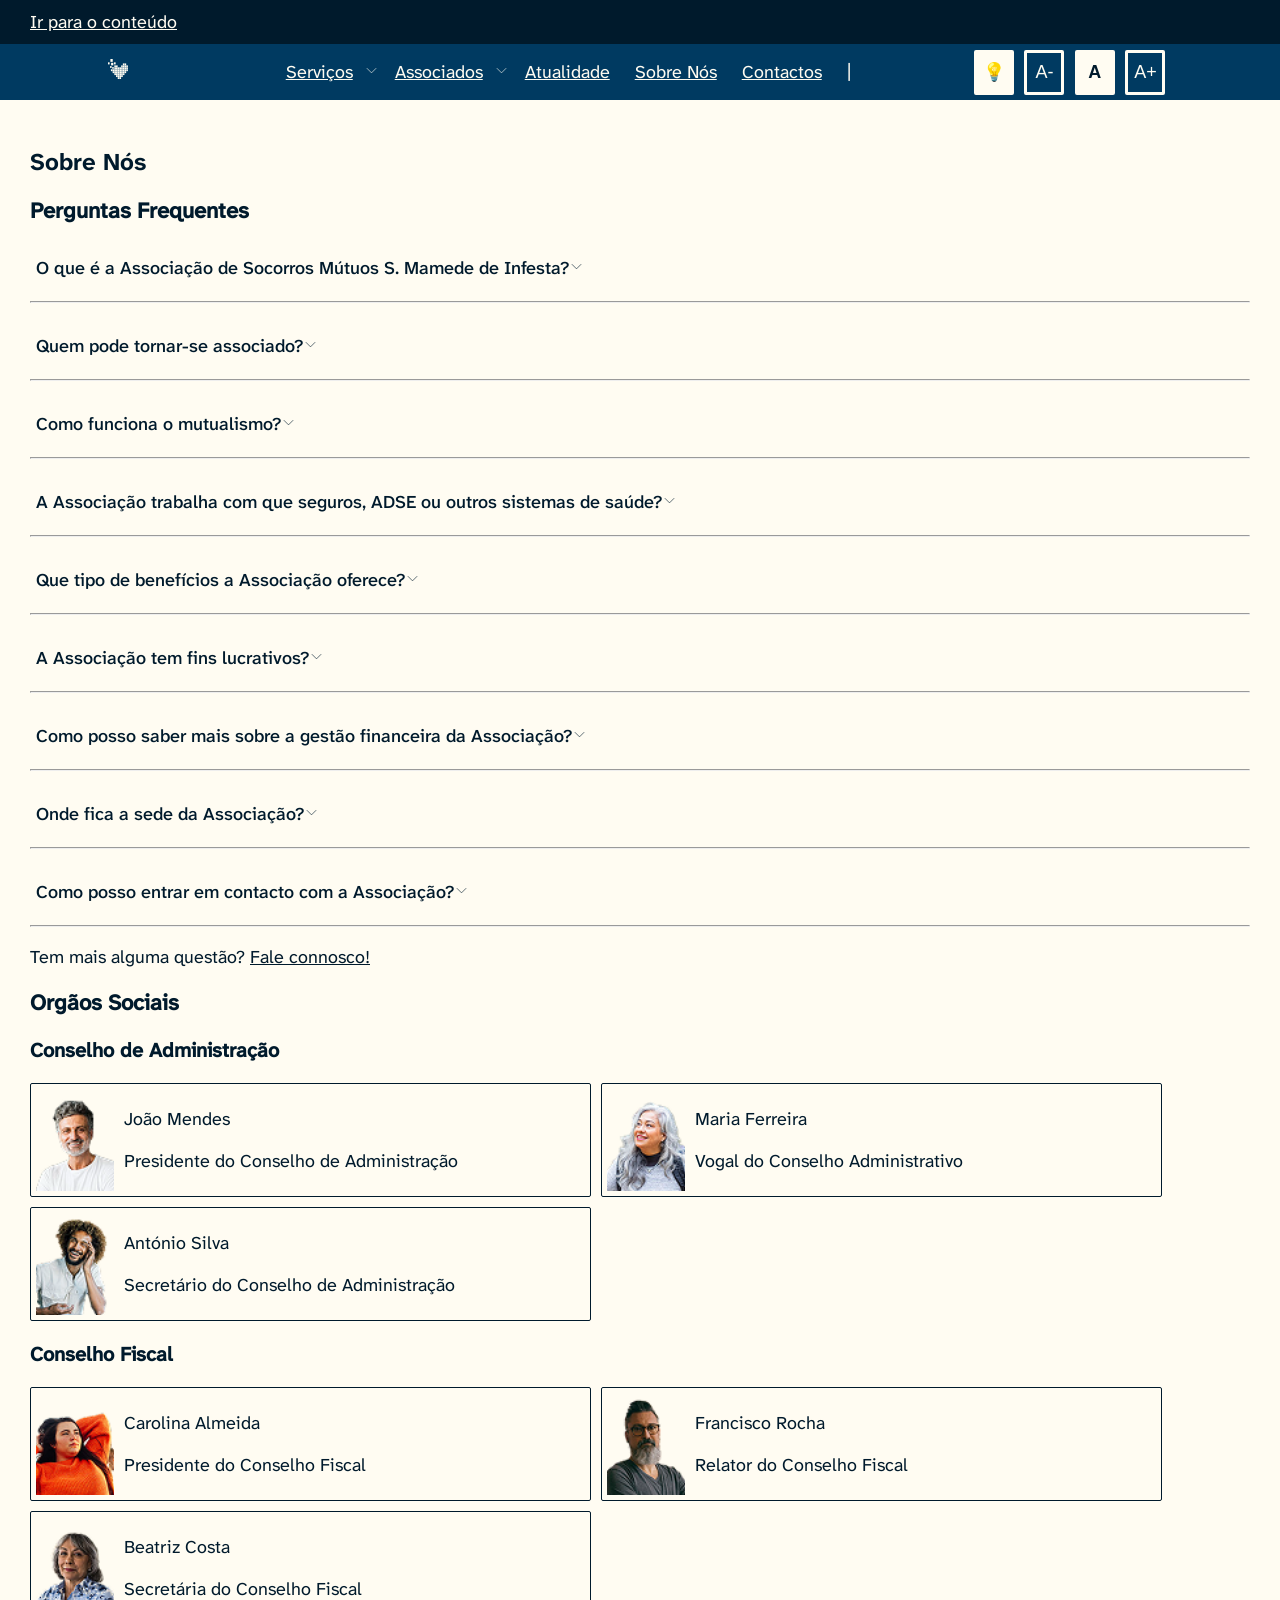
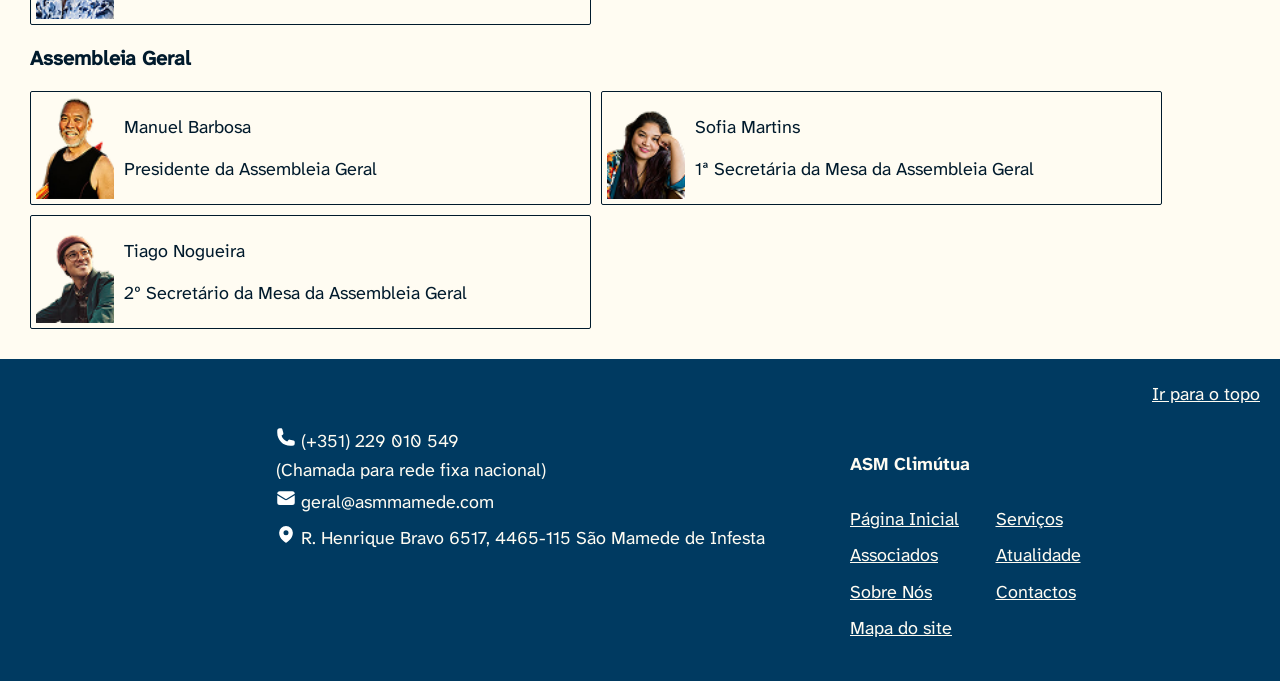
<file: sobreNos.html>
<!DOCTYPE html>
<html lang="en">
<head>
    <meta charset="UTF-8">
    <meta name="viewport" content="width=device-width, initial-scale=1.0">
    <title>ASM Climútua</title>
    <link rel="stylesheet" href="geral.css">
    <link rel="stylesheet" href="./styles/sobreNos.css">
    <link rel="icon" type="image/x-icon" href="/images/icons/icon.ico">
</head>
<body>
    <header>
        <div id="linkConteudo">
            <a href="#main">Ir para o conteúdo</a>
        </div>
        <nav id="desktop">
            <a href="index.html" aria-label="Ir para a página inicial"><img src="./images/seccoes/Group 18.svg" alt="Logótipo da ASM Climútua" id="logo"></a>
            <ul class="listaNav">
                <!-- <li  class="listaDetalhe"><a href="index.html" class="listaTexto">Página Inicial</a></li> -->
                
                    <li  class="listaDetalhe"><a href="servicos.html" class="listaTexto">Serviços</a>
                        
                    </li>
                    <li style="list-style: none;">
                        <button class="btnMenuExp" style="line-height: 1;background-color:#003a6100;border-style: none;color: #FFFCF2; margin-left: -15px;" aria-expanded="false" aria-label="Abrir o menu expansível serviços" aria-controls="menuServicosDesktop" onclick="abrirMenuDesktop('menuServicosDesktop', this, 'serviços')">
                            <svg xmlns="http://www.w3.org/2000/svg" fill="none" viewBox="0 0 24 24" stroke="currentColor" width="15px" aria-hidden="true">
                                <path strokeLinecap="round" strokeLinejoin="round" d="m19.5 8.25-7.5 7.5-7.5-7.5" />
                            </svg>
                        </button>
                        <ul class="listaSubcategorias" aria-hidden="true" id="menuServicosDesktop">
                                <li><a href="#" onclick="irPagina('servicos',window.env.servicos[0].nome)">Apoio Jurídico Períciais Médico-Legais</a></li>
                                <li><a href="#" onclick="irPagina('servicos',window.env.servicos[1].nome)">Especialidades</a></li>
                                <li><a href="#" onclick="irPagina('servicos',window.env.servicos[2].nome)">Medicina Dentária</a></li>
                                <li><a href="#" onclick="irPagina('servicos',window.env.servicos[3].nome)">Domicílios</a></li>
                                <li><a href="#" onclick="irPagina('servicos',window.env.servicos[4].nome)">Exames</a></li>
                        </ul>
                    </li>                       
                
                    <li  class="listaDetalhe"><a href="associados.html" class="listaTexto">Associados</a>
            
                    </li>
                    <li style="list-style: none;">
                        <button class="btnMenuExp" style="line-height: 1;background-color:#003a6100;border-style: none;color: #FFFCF2; margin-left: -15px;" aria-expanded="false" aria-label="Abrir o menu expansível associados" aria-controls="menuAssociadosDesktop" onclick="abrirMenuDesktop('menuAssociadosDesktop', this, 'associados')">
                            <svg xmlns="http://www.w3.org/2000/svg" fill="none" viewBox="0 0 24 24" stroke="currentColor" width="15px" aria-hidden="true">
                                <path strokeLinecap="round" strokeLinejoin="round" d="m19.5 8.25-7.5 7.5-7.5-7.5" />
                            </svg>
                        </button>
                        <ul class="listaSubcategorias" aria-hidden="true" id="menuAssociadosDesktop">
                            <li><a href="#" onclick="irPagina('associados',window.env.associados[0].nome)">Benefícios</a></li>
                            <li><a href="#" onclick="irPagina('associados',window.env.associados[1].nome)">Estatutos</a></li>
                            <li><a href="#" onclick="irPagina('associados',window.env.associados[2].nome)">Protocolos</a></li>
                            <li><a href="#" onclick="irPagina('associados',window.env.associados[3].nome)">Documentos Oficiais</a></li>
                            <li><a href="tornarAssociado.html">Torne-se Associado</a></li>
                        </ul>
                    </li>

                <li  class="listaDetalhe"><a href="atualidade.html" class="listaTexto">Atualidade</a></li>
                <li  class="listaDetalhe"><a href="sobreNos.html" class="listaTexto">Sobre Nós</a></li>
                <li  class="listaDetalhe"><a href="contactos.html" class="listaTexto">Contactos</a></li>
                <li class="listaDetalhe" style="color: #FFFCF2;" aria-hidden="true">|</li>
            </ul>
            <div>
                <button aria-label="Alterar para modo escuro" class="botaoNav" onclick="trocarModo(this)">💡</button>
                <button aria-label="Alterar para tamanho de letra pequeno (A-)" class="botaoNav" onclick="mudarTamanho('pequeno', this)">A-</button>
                <button aria-label="Alterar para tamanho de letra médio (A)" class="botaoNav" onclick="mudarTamanho('normal', this)">A</button>
                <button aria-label="Alterar para tamanho de letra grande (A+)" class="botaoNav" onclick="mudarTamanho('grande', this)">A+</button>
            </div>
        </nav>
        <nav id="mobile">
            <img src="./images/seccoes/Group 18.svg" alt="">
            <button onclick="menu()" style="line-height: 1;background-color:#003a6100;border-style: none;color: #FFFCF2; float: right;padding:10px; cursor: pointer;" aria-label="Abrir menu">
                <svg xmlns="http://www.w3.org/2000/svg" fill="none" viewBox="0 0 24 24" stroke-width="1.5" stroke="currentColor" class="size-6" width="24px" aria-hidden="true">
                    <path stroke-linecap="round" stroke-linejoin="round" d="M3.75 6.75h16.5M3.75 12h16.5m-16.5 5.25h16.5" />
                </svg>
            </button>
        </nav> 
        <div id="menu">
            <button onclick="menu()" style="line-height: 1;background-color:#003a6100;border-style: none;color: #FFFCF2; float: right;padding:10px; cursor: pointer;margin-top: 20px; margin-right: 20px;" aria-label="Fechar menu">
                <svg xmlns="http://www.w3.org/2000/svg" fill="none" viewBox="0 0 24 24" stroke-width="3" stroke="currentColor" class="size-6" width="24px" aria-hidden="true">
                    <path stroke-linecap="round" stroke-linejoin="round" d="M6 18 18 6M6 6l12 12" />
                </svg>     
            </button>
            
            <ul class="listaNav">
                <li class="listaDetalhe"><a href="index.html" class="listaTexto">Página Inicial</a></li>
                <li class="listaDetalhe">
                    <span style="display: flex;">
                        <a href="servicos.html" class="listaTexto">Serviços</a>
                        <button class="btnMenuExp" style="line-height: 1;background-color:#003a6100;border-style: none;color: #FFFCF2; margin-left: 45px;" aria-expanded="false" aria-label="Abrir o menu expansível serviços" onclick="abrirMenuMobile('serviços', 'menuServicos',this)">
                            <svg xmlns="http://www.w3.org/2000/svg" fill="none" viewBox="0 0 24 24" strokeWidth={3} stroke="currentColor" className="size-6" width="15px" aria-hidden="true">
                                <path strokeLinecap="round" strokeLinejoin="round" d="m19.5 8.25-7.5 7.5-7.5-7.5" />
                            </svg>
                        </button> 
                    </span>
                    
                    <ul class="listaSubcategorias" aria-hidden="true" id="menuServicos">
                        <li><a href="#" onclick="irPagina('servicos',window.env.servicos[0].nome)">Apoio Jurídico Períciais Médico-Legais</a></li>
                        <li><a href="#" onclick="irPagina('servicos',window.env.servicos[1].nome)">Especialidades</a></li>
                        <li><a href="#" onclick="irPagina('servicos',window.env.servicos[2].nome)">Medicina Dentária</a></li>
                        <li><a href="#" onclick="irPagina('servicos',window.env.servicos[3].nome)">Domicílios</a></li>
                        <li><a href="#" onclick="irPagina('servicos',window.env.servicos[4].nome)">Exames</a></li>
                    </ul>
                </li>
                <!-- <li class="listaDetalhe2">
                    <button style="line-height: 1;background-color:#003a6100;border-style: none;color: #FFFCF2; margin-left: 45px;" aria-expanded="false" aria-label="Abrir o menu expansível serviços" onclick="abrirMenuMobile('serviços',this)">
                        <svg xmlns="http://www.w3.org/2000/svg" fill="none" viewBox="0 0 24 24" strokeWidth={3} stroke="currentColor" className="size-6" width="15px" aria-hidden="true">
                            <path strokeLinecap="round" strokeLinejoin="round" d="m19.5 8.25-7.5 7.5-7.5-7.5" />
                        </svg>
                    </button>
                </li> -->
                <li  class="listaDetalhe">
                    <span style="display: flex;">
                        <a href="associados.html" class="listaTexto">Associados</a>
                        <button class="btnMenuExp" style="line-height: 1;background-color:#003a6100;border-style: none;color: #FFFCF2;margin-left: 45px;" aria-expanded="false" aria-label="Abrir o menu expansível associados" onclick="abrirMenuMobile('associados', 'menuAssociados',this)">
                            <svg xmlns="http://www.w3.org/2000/svg" fill="none" viewBox="0 0 24 24" strokeWidth={3} stroke="currentColor" className="size-6" width="15px" aria-hidden="true">
                                <path strokeLinecap="round" strokeLinejoin="round" d="m19.5 8.25-7.5 7.5-7.5-7.5" />
                            </svg>
                        </button>
                    </span>
                    
                    <ul class="listaSubcategorias" aria-hidden="true" id="menuAssociados">
                        <li><a href="#" onclick="irPagina('associados',window.env.associados[0].nome)">Benefícios</a></li>
                        <li><a href="#" onclick="irPagina('associados',window.env.associados[1].nome)">Estatutos</a></li>
                        <li><a href="#" onclick="irPagina('associados',window.env.associados[2].nome)">Protocolos</a></li>
                        <li><a href="#" onclick="irPagina('associados',window.env.associados[3].nome)">Documentos Oficiais</a></li>
                        <li><a href="tornarAssociado.html">Torne-se Associado</a></li>
                    </ul>
                </li>
                <li  class="listaDetalhe"><a href="atualidade.html" class="listaTexto">Atualidade</a></li>
                <li  class="listaDetalhe"><a href="sobreNos.html" class="listaTexto">Sobre Nós</a></li>
                <li  class="listaDetalhe"><a href="contactos.html" class="listaTexto">Contactos</a></li>
            </ul>
            <div>
                <button aria-label="Alterar para modo escuro" class="botaoNav" onclick="trocarModo(this)">💡</button>
                <button aria-label="Alterar para tamanho de letra pequeno (A-)" class="botaoNav" onclick="mudarTamanho('pequeno', this)">A-</button>
                <button aria-label="Alterar para tamanho de letra médio (A)" class="botaoNav" onclick="mudarTamanho('normal', this)">A</button>
                <button aria-label="Alterar para tamanho de letra grande (A+)" class="botaoNav" onclick="mudarTamanho('grande', this)">A+</button>
            </div>
        </div>       
    </header>
    <main id="main">
        <div class="seccao">
            <h1>Sobre Nós</h1>
            <h2>Perguntas Frequentes</h2>
            <h3>
                <button aria-expanded="false" aria-controls="resposta1" id="pergunta1" class="btnExpandir" onclick="abrirResposta('resposta1', 'pergunta1')">O que é a Associação de Socorros Mútuos S. Mamede de Infesta?<svg xmlns="http://www.w3.org/2000/svg" fill="none" viewBox="0 0 24 24" strokeWidth={3} stroke="currentColor" className="size-6" width="15px" height="auto">
                    <path strokeLinecap="round" class="seta" strokeLinejoin="round" d="m19.5 8.25-7.5 7.5-7.5-7.5" /></svg></button>
            </h3>
            <hr>
            <div id="resposta1" class="resposta">
                <p>A Associação de Socorros Mútuos S. Mamede de Infesta é uma Instituição Particular de Solidariedade Social (IPSS), fundada em 1890, que promove benefícios de saúde e apoio social para os seus associados, com base no princípio do mutualismo.</p>
            </div>
            <h3>
                <button aria-expanded="false" aria-controls="resposta2" id="pergunta2" class="btnExpandir" onclick="abrirResposta('resposta2', 'pergunta2')">Quem pode tornar-se associado?<svg xmlns="http://www.w3.org/2000/svg" fill="none" viewBox="0 0 24 24" strokeWidth={3} stroke="currentColor" className="size-6" width="15px" height="auto">
                    <path strokeLinecap="round" strokeLinejoin="round" d="m19.5 8.25-7.5 7.5-7.5-7.5" /></svg></button>
            </h3>
            <hr>
            <div id="resposta2" class="resposta">
                <p>Qualquer pessoa pode aderir à Associação, independentemente da nacionalidade. Os menores podem <a href="tornarAssociado.html">inscrever-se</a> com autorização dos pais ou representante legal.</p>
            </div>
            <h3>
                <button aria-expanded="false" aria-controls="resposta3" id="pergunta3" class="btnExpandir" onclick="abrirResposta('resposta3', 'pergunta3')">Como funciona o mutualismo?<svg xmlns="http://www.w3.org/2000/svg" fill="none" viewBox="0 0 24 24" strokeWidth={3} stroke="currentColor" className="size-6" width="15px" height="auto">
                    <path strokeLinecap="round" strokeLinejoin="round" d="m19.5 8.25-7.5 7.5-7.5-7.5" /></svg></button>
            </h3>
            <hr>
            <div id="resposta3" class="resposta">
                <p>O mutualismo é um sistema de solidariedade onde os associados contribuem com uma quota mensal para criar um fundo comum, garantindo benefícios em momentos de necessidade, como apoio médico ou subsídio de funeral.</p>
            </div>
            <h3>
                <button aria-expanded="false" aria-controls="resposta4" id="pergunta4" class="btnExpandir" onclick="abrirResposta('resposta4', 'pergunta4')">A Associação trabalha com que seguros, ADSE ou outros sistemas de saúde?<svg xmlns="http://www.w3.org/2000/svg" fill="none" viewBox="0 0 24 24" strokeWidth={3} stroke="currentColor" className="size-6" width="15px" height="auto">
                    <path strokeLinecap="round" strokeLinejoin="round" d="m19.5 8.25-7.5 7.5-7.5-7.5" /></svg></button>
            </h3>
            <hr>
            <div id="resposta4" class="resposta">
                <p>Sim, a Associação tem protocolos e acordos com entidades como a ADSE e alguns seguros de saúde. Para saber mais sobre as parcerias ativas, consulte a secção <a href="#" onclick="irPagina('associados',window.env.associados[2].nome)">"Protocolos"</a>.</p>
            </div>
            <h3>
                <button aria-expanded="false" aria-controls="resposta5" id="pergunta5" class="btnExpandir" onclick="abrirResposta('resposta5', 'pergunta5')">Que tipo de benefícios a Associação oferece?<svg xmlns="http://www.w3.org/2000/svg" fill="none" viewBox="0 0 24 24" strokeWidth={3} stroke="currentColor" className="size-6" width="15px" height="auto">
                    <path strokeLinecap="round" strokeLinejoin="round" d="m19.5 8.25-7.5 7.5-7.5-7.5" /></svg></button>
            </h3>
            <hr>
            <div id="resposta5" class="resposta">
                <p>Os principais benefícios incluem:
                    <br>
                    - Assistência médica e enfermagem
                    <br>
                    - Subsídio de funeral
                    <br>
                    - Ações de solidariedade e apoio social</p>
            </div>
            <h3>
                <button aria-expanded="false" aria-controls="resposta6" id="pergunta6" class="btnExpandir" onclick="abrirResposta('resposta6', 'pergunta6')">A Associação tem fins lucrativos?<svg xmlns="http://www.w3.org/2000/svg" fill="none" viewBox="0 0 24 24" strokeWidth={3} stroke="currentColor" className="size-6" width="15px" height="auto">
                    <path strokeLinecap="round" strokeLinejoin="round" d="m19.5 8.25-7.5 7.5-7.5-7.5" /></svg></button>
            </h3>
            <hr>
            <div id="resposta6" class="resposta">
                <p>Não. Somos uma associação sem fins lucrativos, onde todas as receitas são reinvestidas em benefícios para os associados.</p>
            </div>
            <h3>
                <button aria-expanded="false" aria-controls="resposta7" id="pergunta7" class="btnExpandir" onclick="abrirResposta('resposta7', 'pergunta7')">Como posso saber mais sobre a gestão financeira da Associação?<svg xmlns="http://www.w3.org/2000/svg" fill="none" viewBox="0 0 24 24" strokeWidth={3} stroke="currentColor" className="size-6" width="15px" height="auto">
                    <path strokeLinecap="round" strokeLinejoin="round" d="m19.5 8.25-7.5 7.5-7.5-7.5" /></svg></button>
            </h3>
            <hr>
            <div id="resposta7" class="resposta">
                <p>Os relatórios de contas e orçamentos anuais estão disponíveis na secção <a href="#" onclick="irPagina('associados',window.env.associados[0].nome)">"Benefícios"</a>, no espaço Associados.</p>
            </div>
            <h3>
                <button aria-expanded="false" aria-controls="resposta8" id="pergunta8" class="btnExpandir" onclick="abrirResposta('resposta8', 'pergunta8')">Onde fica a sede da Associação?<svg xmlns="http://www.w3.org/2000/svg" fill="none" viewBox="0 0 24 24" strokeWidth={3} stroke="currentColor" className="size-6" width="15px" height="auto">
                    <path strokeLinecap="round" strokeLinejoin="round" d="m19.5 8.25-7.5 7.5-7.5-7.5" /></svg></button>
            </h3>
            <hr>
            <div id="resposta8" class="resposta">
                <p>A nossa sede está localizada na Rua Henrique Bravo, n.º 6517, S. Mamede de Infesta, Matosinhos.</p>
            </div>
            <h3>
                <button aria-expanded="false" aria-controls="resposta9" id="pergunta9" class="btnExpandir" onclick="abrirResposta('resposta9', 'pergunta9')">Como posso entrar em contacto com a Associação?<svg xmlns="http://www.w3.org/2000/svg" fill="none" viewBox="0 0 24 24" strokeWidth={3} stroke="currentColor" className="size-6" width="15px" height="auto">
                    <path strokeLinecap="round" strokeLinejoin="round" d="m19.5 8.25-7.5 7.5-7.5-7.5" /></svg></button>
            </h3>
            <hr>
            <div id="resposta9" class="resposta">
                <p>Pode contactar-nos através de:
                    <br>
                    📞 Telefone: <a href="Tel:229 010 549">(+351) 229 010 549</a> (Chamada para rede fixa nacional)
                    <br>
                    📧 Email: <a href="mailto: geral@asmmamede.com">geral@asmmamede.com</a>
                    <br>
                    📍 Presencialmente na nossa sede
                    <br>
                    📝 Ou, através do nosso <a href="contactos.html" aria-label="ir para a página do formulário de contactos">formulário</a></p>
            </div>
            <p>Tem mais alguma questão? <a href="contactos.html">Fale connosco!</a></p>
            
            <h2>Orgãos Sociais</h2>
            <h3>Conselho de Administração</h3>
            <div class="conselho">
                <div class="orgao">
                    <img src="./images/pessoas/image-23.png" alt="">
                    <div class="orgaoDetalhe">
                        <p>João Mendes</p>
                        <p>Presidente do Conselho de Administração</p>
                    </div>
                
                </div>
                <div class="orgao">
                    <img src="./images/pessoas/image-24.png" alt="">
                    <div class="orgaoDetalhe">
                        <p>Maria Ferreira</p>
                        <p>Vogal do Conselho Administrativo</p>
                    </div>
                    
                </div>
                <div class="orgao">
                    <img src="./images/pessoas/image-25.png" alt="">
                    <div class="orgaoDetalhe">
                        <p>António Silva</p>
                        <p>Secretário do Conselho de Administração</p>
                    </div>
                    
                </div>
            </div>
            
            <h3>Conselho Fiscal</h3>
            <div class="conselho">
                <div class="orgao">
                    <img src="./images/pessoas/image-26.png" alt="">
                    <div class="orgaoDetalhe">
                        <p>Carolina Almeida</p>
                        <p>Presidente do Conselho Fiscal</p>
                    </div>
                
                </div>
                <div class="orgao">
                    <img src="./images/pessoas/image-27.png" alt="">
                    <div class="orgaoDetalhe">
                        <p>Francisco Rocha</p>
                        <p>Relator do Conselho Fiscal</p>
                    </div>
                    
                </div>
                <div class="orgao">
                    <img src="./images/pessoas/image-28.png" alt="">
                    <div class="orgaoDetalhe">
                        <p>Beatriz Costa</p>
                        <p>Secretária do Conselho Fiscal</p>
                    </div>
                    
                </div>
            </div>
            
            <h3>Assembleia Geral</h3>
            <div class="conselho">
                <div class="orgao">
                    <img src="./images/pessoas/image-29.png" alt="">
                    <div class="orgaoDetalhe">
                        <p>Manuel Barbosa</p>
                        <p>Presidente da Assembleia Geral</p>
                    </div>
                    
                </div>
                <div class="orgao">
                    <img src="./images/pessoas/image-30.png" alt="">
                    <div class="orgaoDetalhe">
                        <p>Sofia Martins</p>
                        <p>1ª Secretária da Mesa da Assembleia Geral</p>
                    </div>
                    
                </div>
                <div class="orgao">
                    <img src="./images/pessoas/image-31.png" alt="">
                    <div class="orgaoDetalhe">
                        <p>Tiago Nogueira</p>
                        <p>2º Secretário da Mesa da Assembleia Geral</p>
                    </div>
                    
                </div>
            </div>
            
        </div>
    </main>
    <footer>
        <a href="#main" id="topo">Ir para o topo</a>
        <div class="linksFooter"> 
            <div>
                <ul>
                    <li>
                        <svg xmlns="http://www.w3.org/2000/svg" viewBox="0 0 24 24" fill="currentColor" class="size-6" width="20px" style="color: white;" aria-hidden="true">
                            <path fill-rule="evenodd" d="M1.5 4.5a3 3 0 0 1 3-3h1.372c.86 0 1.61.586 1.819 1.42l1.105 4.423a1.875 1.875 0 0 1-.694 1.955l-1.293.97c-.135.101-.164.249-.126.352a11.285 11.285 0 0 0 6.697 6.697c.103.038.25.009.352-.126l.97-1.293a1.875 1.875 0 0 1 1.955-.694l4.423 1.105c.834.209 1.42.959 1.42 1.82V19.5a3 3 0 0 1-3 3h-2.25C8.552 22.5 1.5 15.448 1.5 6.75V4.5Z" clip-rule="evenodd" />
                        </svg>
                        <a href="Tel:229 010 549" style="text-decoration: none;">(+351) 229 010 549</a>
                        <br>
                        <span style="color: #FFFCF2;">(Chamada para rede fixa nacional)</span>
                    </li>
                    <li>
                        <svg xmlns="http://www.w3.org/2000/svg" viewBox="0 0 24 24" fill="currentColor" class="size-6" width="20px" style="color: white;" aria-hidden="true">
                            <path d="M1.5 8.67v8.58a3 3 0 0 0 3 3h15a3 3 0 0 0 3-3V8.67l-8.928 5.493a3 3 0 0 1-3.144 0L1.5 8.67Z" />
                            <path d="M22.5 6.908V6.75a3 3 0 0 0-3-3h-15a3 3 0 0 0-3 3v.158l9.714 5.978a1.5 1.5 0 0 0 1.572 0L22.5 6.908Z" />
                        </svg>                          
                        <a href="mailto: geral@asmmamede.com" style="text-decoration: none;">geral@asmmamede.com</a>
                    </li>
                    <li>
                        <svg xmlns="http://www.w3.org/2000/svg" viewBox="0 0 24 24" fill="currentColor" class="size-6" width="20px" style="color: white;" aria-hidden="true">
                            <path fill-rule="evenodd" d="m11.54 22.351.07.04.028.016a.76.76 0 0 0 .723 0l.028-.015.071-.041a16.975 16.975 0 0 0 1.144-.742 19.58 19.58 0 0 0 2.683-2.282c1.944-1.99 3.963-4.98 3.963-8.827a8.25 8.25 0 0 0-16.5 0c0 3.846 2.02 6.837 3.963 8.827a19.58 19.58 0 0 0 2.682 2.282 16.975 16.975 0 0 0 1.145.742ZM12 13.5a3 3 0 1 0 0-6 3 3 0 0 0 0 6Z" clip-rule="evenodd" />
                        </svg> 
                        <a href="http://maps.google.com/?q=R.Henrique Bravo 6517, 4465-115 São Mamede de Infesta" style="text-decoration: none;">R. Henrique Bravo 6517, 4465-115 São Mamede de Infesta</a>
                    </li>
                </ul>  
            </div>
            <div id="footerDesktop">
                <ul aria-label="Links de páginas da ASM Climútua">
                    <li aria-hidden="true" id="footerTitulo"><p>ASM Climútua</p></li>
                    <li><a href="index.html">Página Inicial</a></li>
                    <li><a href="servicos.html">Serviços</a></li>
                    <li><a href="associados.html">Associados</a></li>
                    <li><a href="atualidade.html">Atualidade</a></li>
                    <li><a href="sobreNos.html">Sobre Nós</a></li>
                    <li><a href="contactos.html">Contactos</a></li>
                    <li><a href="mapa.html">Mapa do site</a></li>
                </ul>
            
            </div>    
            <div id="footerMobile">
                <ul aria-label="Links de páginas da ASM Climútua">
                    <li aria-hidden="true"><p>ASM Climútua</p></li>
                    <li><a href="index.html">Página Inicial</a></li>
                    <li><a href="servicos.html">Serviços</a></li>
                    <li><a href="associados.html">Associados</a></li>
                    <li><a href="atualidade.html">Atualidade</a></li>
                    <li><a href="sobreNos.html">Sobre Nós</a></li>
                    <li><a href="contactos.html">Contactos</a></li>
                    <li><a href="mapa.html">Mapa do site</a></li>
                </ul>
            </div>
        </div>

        
    </footer>
    <script src="bd.js"></script>
    <script src="index.js"></script>
    <script>
        function abrirResposta(params1, params2){
            let idResposta = params1
            let idPergunta = params2
            let resposta = document.querySelector(`#${idResposta}`)
            let pergunta = document.querySelector(`#${idPergunta}`)
            

            let aberto = resposta.classList.toggle("aberto")

            pergunta.setAttribute("aria-expanded", aberto? true:false)
            
            let svg = pergunta.querySelector("svg")
            let path = svg.querySelector("path")            

            path.setAttribute("d", aberto? "M4.5 15.75l7.5-7.5 7.5 7.5":"M19.5 8.25l-7.5 7.5-7.5-7.5")
            
        }
    </script>
</body>
</html>
</file>
<file: geral.css>
@font-face {
    font-family: Atkinson Hyperlegible Next Regular;
    src: url(font/static/AtkinsonHyperlegibleNext-Regular.ttf);
}

@font-face{
    font-family: Atkinson Hyperlegible Next Bold;
    src: url(font/static/AtkinsonHyperlegibleNext-Bold.ttf)
}

@font-face{
    font-family: Atkinson Hyperlegible Next Medium;
    src: url(font/static/AtkinsonHyperlegibleNext-Medium.ttf)
}

:root{
    --cor-fundo: #FFFCF2;
    --cor-letra: #001A2C;
    --cor-letra2: #FFFCF2;
    --cor-detalhe1: #FF9C00;
    --cor-detalhe2: #003A61;
    --cor-regiao: #003A61;
    --cor-link-conteudo: #001A2C;
    --botao-seccao-clara: #001A2C;
    --botao-seccao-escura: #FF9C00;
}

.modoEscuro{
    --cor-fundo: #001A2C;
    --cor-letra: #FFFCF2;
    --cor-letra2: #FFFCF2;
    --cor-detallhe1: #EB8F00;
    --cor-detalhe2: #C4E5F0;
    --cor-regiao: #003152;
    --botao-seccao-clara: #EB8F00;
    --botao-seccao-escura: #EB8F00;
}

#normal{
    --tamanho-h1: 1.5rem;
    --tamanho-h2: 1.375rem;
    --tamanho-texto: 1.125rem;
    --tamanho-h3: 1.25rem;
}

#grande{
    --tamanho-h1: 1.75rem;
    --tamanho-h2: 1.625rem;
    --tamanho-texto: 1.375rem;
    --tamanho-h3: 1.5rem;
}

#pequeno{
    --tamanho-h1: 1.375rem;
    --tamanho-h2: 1.25rem;
    --tamanho-texto: 1rem;
    --tamanho-h3: 1.125rem;
}

button{
    min-height: 24px;
    min-width: 24px;
}

a{
    min-height: 24px;
    min-width: 24px;
}

body{
    background-color: var(--cor-fundo);
    color: var(--cor-letra);
    margin: 0px;
    font-family: Atkinson Hyperlegible Next Regular;
}

nav{
    display: flex;
    justify-content: space-evenly;
    background-color: var(--cor-regiao);
    align-items: center;
    
}

h1{
    font-size: var(--tamanho-h1);
    font-family: Atkinson Hyperlegible Next Bold;
}

h2{
    font-size: var(--tamanho-h2);
    font-family: Atkinson Hyperlegible Next Medium;
}

h3{
    font-size: var(--tamanho-h3);
    font-family: Atkinson Hyperlegible Next Medium;
}

p,a,li,label, button{
    font-size: var(--tamanho-texto);
}

main button{
    font-size: var(--tamanho-texto);
}

#linkConteudo{
    background-color: var(--cor-link-conteudo);
    padding: 10px;
    padding-left: 30px;

}

.botaoNav{
    background-color: var(--cor-regiao);
    color: #FFFCF2;
    border-style: solid;
    border-width: 3px;
    border-color: #FFFCF2;
    border-radius: 2px;
    height: 5vh;
    min-height: 40px;
    width: 2.5vw;
    min-width: 40px;
    margin-right: 0%;
    align-self: center;
    justify-content: center;
    line-height: 1;
    margin-right: 0.5vw;
}

.botaoNav.selecionado{
    background-color: #FFFCF2;
    color: #001A2C;
    border-style: solid;
    border-width: 3px;
    border-color: #FFFCF2;
    border-radius: 2px;
    height: 5vh;
    min-height: 40px;
    width: 2.5vw;
    min-width: 40px;
    margin-right: 0%;
    align-self: center;
    justify-content: center;
    line-height: 1;
    margin-right: 0.5vw;
    font-weight: bolder;
}

.botaoNav.claro{
    background-color: #FFFCF2;
    color: var(--cor-regiao);
    border-style: solid;
    border-width: 3px;
    border-color: #FFFCF2;
    border-radius: 2px;
    height: 5vh;
    min-height: 40px;
    width: 2.5vw;
    min-width: 40px;
    margin-right: 0%;
    align-self: center;
    justify-content: center;
    line-height: 1;
    margin-right: 0.5vw;
}

.listaNav{
    display: inline-flex;
    gap: 5px;

}

.listaDetalhe{
    margin-right: 10px;
    list-style-type: none;
    padding-inline: 5px;
}

.icone{
    width: 15%;
    margin-right: 5px;
    height: 16px;
}

#sobreNos{
    height: 15px;
    width: 8%;
}

.listaTexto{
    display: inline-block;
    margin-right: -5%;
    
}

.listaSubcategorias{
    display: none;
    position: absolute;
    padding: 20px 5px;
    background-color: var(--cor-regiao);
    list-style-type: none;
    padding: 20px;
    transition: all 0.5s ease;
    margin-left: -100px;
    
}

.listaSubcategorias.aberto{
    display: block;
}

.listaSubcategorias #listaAssociados{
    display: none;
}

.listaSubcategorias #listaServicos{
    display: none;
}

header a{
    color: var(--cor-letra2);
}

footer{
    background-color: var(--cor-regiao);
    padding: 20px;
}

footer li{
    list-style-type: none;
    margin-top: 5px;
}

footer a,
footer p{
    color: var(--cor-letra2);  
    line-height: 3.5vh;
}

#topo {
    display: flex;
    justify-content: end;
}

#footerDesktop ul{
    display: grid;
    grid-template-columns: 75% 50%; 

}

#footerTitulo{
    grid-column: 1 / span 2;
}

#footerMobile{
    display: none;
}

#footerMobile li p,
#footerDesktop li p{
    font-family: Atkinson Hyperlegible Next Bold;
}

.linksFooter{
    display: flex;
    justify-content: flex-start;
    justify-content: center;
    gap: 5vh;
}

#mobile{
    display: none;
}

#menu {
    display: none;
    position: absolute;
    background-color: #EB8F00;
    top: 0px;
    left: 0px;
    width: 100%;
    height: 100%;

}

.alerta{
    font-family: Atkinson Hyperlegible Next Medium;
    background-color: var(--cor-regiao);
    color: var(--cor-letra2);
}

.alerta button,
.alerta button:hover{
    font-family: Atkinson Hyperlegible Next Medium;
    background-color: #FFFCF2;
    color: #001A2C;
}

@media only screen and (max-width:800px){

    #mobile{
        display: inline-block;
        width: 100%;
    }

    #mobile button{
        float: right;
        margin-right: 10px;
        
    }

    #desktop{
        display: none;
    }

    body{
        position: absolute;
        
    }

    #menu{
        overflow-y: hidden;
        background-color: var(--cor-regiao);    
        z-index: 9999;    
    }

    .listaNav{
        display: block;
        gap: 5px;
        justify-content: center;
        padding-left: 10%;
        margin-top: 20%;
        line-height: 40px;
    }

    #menu div{
        padding-left: 10%;
    }
    
    .listaDetalhe{
        margin-right: 10px;
        list-style-type: none;
        padding-inline: 5px;
    }
    
    .listaSubcategorias{
        display: none;
        position: relative;
        background-color: var(--cor-regiao);
        list-style-type: none;
        padding: 20px; 
        margin-left: 0px;       
    }

    .listaSubcategorias #listaAssociados{
        display: none;
    }
    
    .listaSubcategorias #listaServicos{
        display: none;
    }

    .listaSubcategorias.aberto{
        display: block;
    }

    .botaoNav{
        width: 40px;
    }

    .botaoNav.selecionado{
        width: 40px;
    }

    .botaoNav.claro{
        width: 40px;
    }

    .botaoMenu{
        background-color: #001a2ce5;
        color: rgba(250, 235, 215, 0);
        border-style: none;
    }

    nav img{
        margin-top: 10px;
        margin-left: 20px;
    }
}

@media only screen and (max-width: 951px){
    #footerMobile{
        display: block;
        line-height: 30px;
        gap: 5px;
    }

    #footerDesktop{
        display: none;
    }

    .linksFooter{
        display: block;
    }

    .listaSubcategorias{
        margin-left: 0px;
    }
}

@media only screen and (min-width: 952px) and (max-width:1100px){
    .botaoNav{
        /* background-color: var(--cor-regiao);
        color: #FFFCF2;
        border-style: solid;
        border-width: 3px;
        border-color: #FFFCF2;
        border-radius: 2px; */
        height: 3.5vw;
        min-height: 40px;
        width: 3.5vw;
        min-width: 40px;
        /* margin-right: 0%;
        align-self: center;
        justify-content: center; */
        line-height: 0.2;
        /* margin-right: 0.5vw; */
    }

    .botaoNav.claro{
        /* background-color: var(--cor-regiao);
        color: #FFFCF2;
        border-style: solid;
        border-width: 3px;
        border-color: #FFFCF2;
        border-radius: 2px; */
        height: 3.5vw;
        min-height: 40px;
        width: 3.5vw;
        min-width: 40px;
        /* margin-right: 0%;
        align-self: center;
        justify-content: center; */
        line-height: 0.2;
        /* margin-right: 0.5vw; */
    }

    .botaoNav.selecionado{
        /* background-color: var(--cor-regiao);
        color: #FFFCF2;
        border-style: solid;
        border-width: 3px;
        border-color: #FFFCF2;
        border-radius: 2px; */
        height: 3.5vw;
        min-height: 40px;
        width: 3.5vw;
        min-width: 40px;
        /* margin-right: 0%;
        align-self: center;
        justify-content: center; */
        line-height: 0.2;
        /* margin-right: 0.5vw; */
    }

}
</file>
<file: styles/associados.css>
@font-face {
    font-family: Atkinson Hyperlegible Next Regular;
    src: url(../font/static/AtkinsonHyperlegibleNext-Regular.ttf);
}

:root{
    --cor-fundo: #FFFCF2;
    --cor-letra: #001A2C;
    --cor-letra2: #FFFCF2;
    --cor-detalhe1: #FF9C00;
    --cor-detalhe2: #003A61;
    --cor-regiao: #003A61;
    --seccao-url: url("../images/seccoes/Group 8 - v2.png");
    --botao-seccao: #FF9C00;

}

.modoEscuro{
    --cor-fundo: #001A2C;
    --cor-letra: #FFFCF2;
    --cor-letra2: #FFFCF2;
    --cor-detallhe1: #EB8F00;
    --cor-detalhe2: #C4E5F0;
    --cor-regiao: #003152;
    --seccao-url: url("../images/seccoes/Group 8 - Dark mode.png");
    --botao-seccao: #EB8F00;
}

.seccao{
    padding: 30px;
    min-height: 30vh;
    display: block;
    align-content: space-around;
}

.associados{
    display:inline-table;
    justify-content: space-between;
    width: 40%;
    background-image: var(--seccao-url);
    margin: 10px;
    padding: 25px;
    /* align-items: stretch; */
    height: 21vh;
    min-height: fit-content;
}

.associados a{
    color: var(--cor-letra2);
    font-family: Atkinson Hyperlegible Next Bold;
}

.associados p{
    color: var(--cor-letra2);
}

.listaSubcategorias{
    /* position: relative; */
    top: 95px; 

}

@media only screen and (max-width:700px){
    .associados{
        display: block;
        width: 80%;
        height: 25vh;
    }

    .listaSubcategorias{
        position: relative;
        top: 0px; 
    
    }
    
}

@media only screen and (min-width: 701px) and (max-width: 951px) {
    .associados{
        display: inline-table;
        width: 35%;
        height: 15vh;
    }  
    
    .listaSubcategorias{
        position: relative;
        top: 0px; 
    
    }
}

@media only screen and (min-width: 952px) and (max-width:1100px){
    .listaSubcategorias{
        /* position: relative; */
        top: 95px;
        /* top: 0px;  */
    
    }
}
</file>
<file: styles/detalheAssociado.css>
@font-face {
    font-family: Atkinson Hyperlegible Next Regular;
    src: url(../font/static/AtkinsonHyperlegibleNext-Regular.ttf);
}

:root{
    --cor-fundo: #FFFCF2;
    --cor-letra: #001A2C;
    --cor-letra2: #FFFCF2;
    --cor-detalhe1: #FF9C00;
    --cor-detalhe2: #003A61;
    --cor-regiao: #003A61;
    --seccao-url: url("../images/seccoes/Group 8 - v2.png");
    --botao-seccao: #FF9C00;
}

.modoEscuro{
    --cor-fundo: #001A2C;
    --cor-letra: #FFFCF2;
    --cor-letra2: #FFFCF2;
    --cor-detallhe1: #EB8F00;
    --cor-detalhe2: #C4E5F0;
    --cor-regiao: #003152;
    --seccao-url: url("../images/seccoes/Group 8 - Dark mode.png");
    --botao-seccao: #EB8F00;
}

.seccao{
    padding: 30px;
    min-height: 55vh;
    display: block;
    align-content: space-around;
}

.btnExpandir{
    background-color: rgba(0, 0, 0, 0);
    font-family: Atkinson Hyperlegible Next Medium; 
    border-style: none;
    /* font-size: 20px; */
    margin-top: 10px;
    cursor: pointer;
    text-align: left;
    color: var(--cor-letra);
}

.resposta{
    display: none;
}

.resposta.aberto{
    display: block;
}

a{
    color: var(--cor-letra);
}

.listaSubcategorias{
    /* position: relative; */
    top: 95px; 

}

@media only screen and (max-width: 951px){
    body{
        width: 100%;
    }

    .listaSubcategorias{
        position: relative;
        top: 0px; 
    
    }
}

@media only screen and (min-width: 952px) and (max-width:1100px){
    .listaSubcategorias{
        /* position: relative; */
        top: 95px;
        /* top: 0px;  */
    
    }
}
</file>
<file: styles/detalheAtualidade.css>
@font-face {
    font-family:Atkinson Hyperlegible Next Regular;
    src: url(../font/static/AtkinsonHyperlegibleNext-Regular.ttf);
}

:root{
    --cor-fundo: #FFFCF2;
    --cor-letra: #001A2C;
    --cor-letra2: #FFFCF2;
    --cor-detalhe1: #FF9C00;
    --cor-detalhe2: #003A61;
    --cor-regiao: #003A61;
    --seccao-url: url("../images/seccoes/Group 8 - v2.png");
    --botao-seccao: #FF9C00;
}

.modoEscuro{
    --cor-fundo: #001A2C;
    --cor-letra: #FFFCF2;
    --cor-letra2: #FFFCF2;
    --cor-detallhe1: #EB8F00;
    --cor-detalhe2: #C4E5F0;
    --cor-regiao: #003152;
    --seccao-url: url("../images/seccoes/Group 8 - Dark mode.png");
    --botao-seccao: #EB8F00;
}

.seccao{
    padding: 30px;
    min-height: 30vh;
    display: block;
    /* align-content: space-around; */
}

#primeiraSeccao{
    background-image: linear-gradient(rgba(0,0,0,0) 40%, rgba(137,194,217,1) 85%);
    background-size: cover;
    background-position: 80px;
    height: 30vh;
    display:flex;
    flex-direction: column;
    align-items:flex-start;
    justify-content: flex-end;
}

#atualidadeNome{
    padding: 30px;   
    color: #001A2C;
}

.listaSubcategorias{
    /* position: relative; */
    top: 95px; 

}

@media only screen and (max-width: 951px){
    body{
        width: 100%;
    }

    .listaSubcategorias{
        position: relative;
        top: 0px; 
    
    }
}

@media only screen and (min-width: 952px) and (max-width:1100px){
    .listaSubcategorias{
        /* position: relative; */
        top: 95px;
        /* top: 0px;  */
    
    }
}
</file>
<file: styles/mapa.css>
@font-face {
    font-family: Atkinson Hyperlegible Next Regular;
    src: url(../font/static/AtkinsonHyperlegibleNext-Regular.ttf);
}

:root{
    --cor-fundo: #FFFCF2;
    --cor-letra: #001A2C;
    --cor-letra2: #FFFCF2;
    --cor-detalhe1: #FF9C00;
    --cor-detalhe2: #003A61;
    --cor-regiao: #003A61;
    --seccao-url: url("../images/seccoes/Group 8 - v2.png");
    --botao-seccao: #FF9C00;

}

.modoEscuro{
    --cor-fundo: #001A2C;
    --cor-letra: #FFFCF2;
    --cor-letra2: #FFFCF2;
    --cor-detallhe1: #EB8F00;
    --cor-detalhe2: #C4E5F0;
    --cor-regiao: #003152;
    --seccao-url: url("../images/seccoes/Group 8 - Dark mode.png");
    --botao-seccao: #EB8F00;
}

.seccao{
    padding: 30px;
    min-height: 30vh;
    display: block;
    align-content: space-around;
}

a{
    color: var(--cor-letra);
}

body{
    width: 100%;
    /* height: 100%; */
}

.listaSubcategorias{
    /* position: relative; */
    top: 95px; 

}

@media only screen and (max-width: 951px){
    body{
        width: 100%;
    }

    .listaSubcategorias{
        position: relative;
        top: 0px; 
    
    }
}

@media only screen and (min-width: 952px) and (max-width:1100px){
    .listaSubcategorias{
        /* position: relative; */
        top: 95px;
        /* top: 0px;  */
    
    }
}
</file>
<file: styles/sobreNos.css>
@font-face {
    font-family: Atkinson Hyperlegible Next Regular;
    src: url(../font/static/AtkinsonHyperlegibleNext-Regular.ttf);
}

:root{
    --cor-fundo: #FFFCF2;
    --cor-letra: #001A2C;
    --cor-letra2: #FFFCF2;
    --cor-detalhe1: #FF9C00;
    --cor-detalhe2: #003A61;
    --cor-regiao: #003A61;
    --cor-link-conteudo: #001A2C;
    --seccao-url: url("../images/seccoes/Group 8 - v2.png");
    --botao-inicial: #001A2C;
    --botao-seccao-clara: #001A2C;
    --botao-seccao-escura: #FF9C00;
}

.modoEscuro{
    --cor-fundo: #001A2C;
    --cor-letra: #FFFCF2;
    --cor-letra2: #FFFCF2;
    --cor-detallhe1: #EB8F00;
    --cor-detalhe2: #C4E5F0;
    --cor-regiao: #003152;
    --seccao-url: url("../images/seccoes/Group 8 - Dark mode.png");
    --botao-seccao-clara: #EB8F00;
    --botao-seccao-escura: #EB8F00;

}

.seccao{
    padding: 30px;
    min-height: 30vh;
    display: block;
    align-content: space-around;
}

.orgao{
    display: flex;
    width: 45%;
    border: solid 1px var(--cor-letra);
    border-radius: 2px;
    padding: 5px;
}

.orgao img{
    object-fit: cover;
}

.conselho{
    display: flex;
    columns: 2;
    flex-wrap: wrap;
    margin-top: 10px;
    gap: 10px;
}

.orgaoDetalhe{
    margin-left: 10px;
}

.btnExpandir{
    background-color: rgba(0, 0, 0, 0);
    font-family: Atkinson Hyperlegible Next Medium; 
    border-style: none;
    margin-top: 10px;
    cursor: pointer;
    text-align: left;
    color: var(--cor-letra);
}

.resposta{
    display: none;
}

.resposta.aberto{
    display: block;
}

a{
    color: var(--cor-letra);
}

.listaSubcategorias{
    /* position: relative; */
    top: 95px; 

}

@media only screen and (max-width:767px){
    .orgao{
        display: flex;
        width: 100%;
        border: solid 1px var(--cor-letra);
        border-radius: 2px;
        padding: 5px;
        margin-top: 10px;
    }

    .conselho{
        display: block;
        columns: 1;
        margin-top: 10px;
        gap: 10px;
    }

    .orgao img{
        margin-right: 10px;
        width: 78px;
        height: auto;
    }

    .listaSubcategorias{
        position: relative;
        top: 0px; 
    
    }
}

@media only screen and (min-width:768px) and (max-width:951px){
    .orgao{
        width: 90%;
        margin-bottom: 10px;
    }

    .conselho{
        display: block;
        columns: 2;
        margin-top: 10px;
        gap: 10px;
    }

    .orgao img{
        margin-right: 10px;
        width: 78px;
        height: auto;
    }

    .listaSubcategorias{
        position: relative;
        top: 0px; 
    
    }
}

@media only screen and (min-width: 952px) and (max-width:1100px){
    .listaSubcategorias{
        /* position: relative; */
        top: 95px;
        /* top: 0px;  */
    
    }
}
</file>
